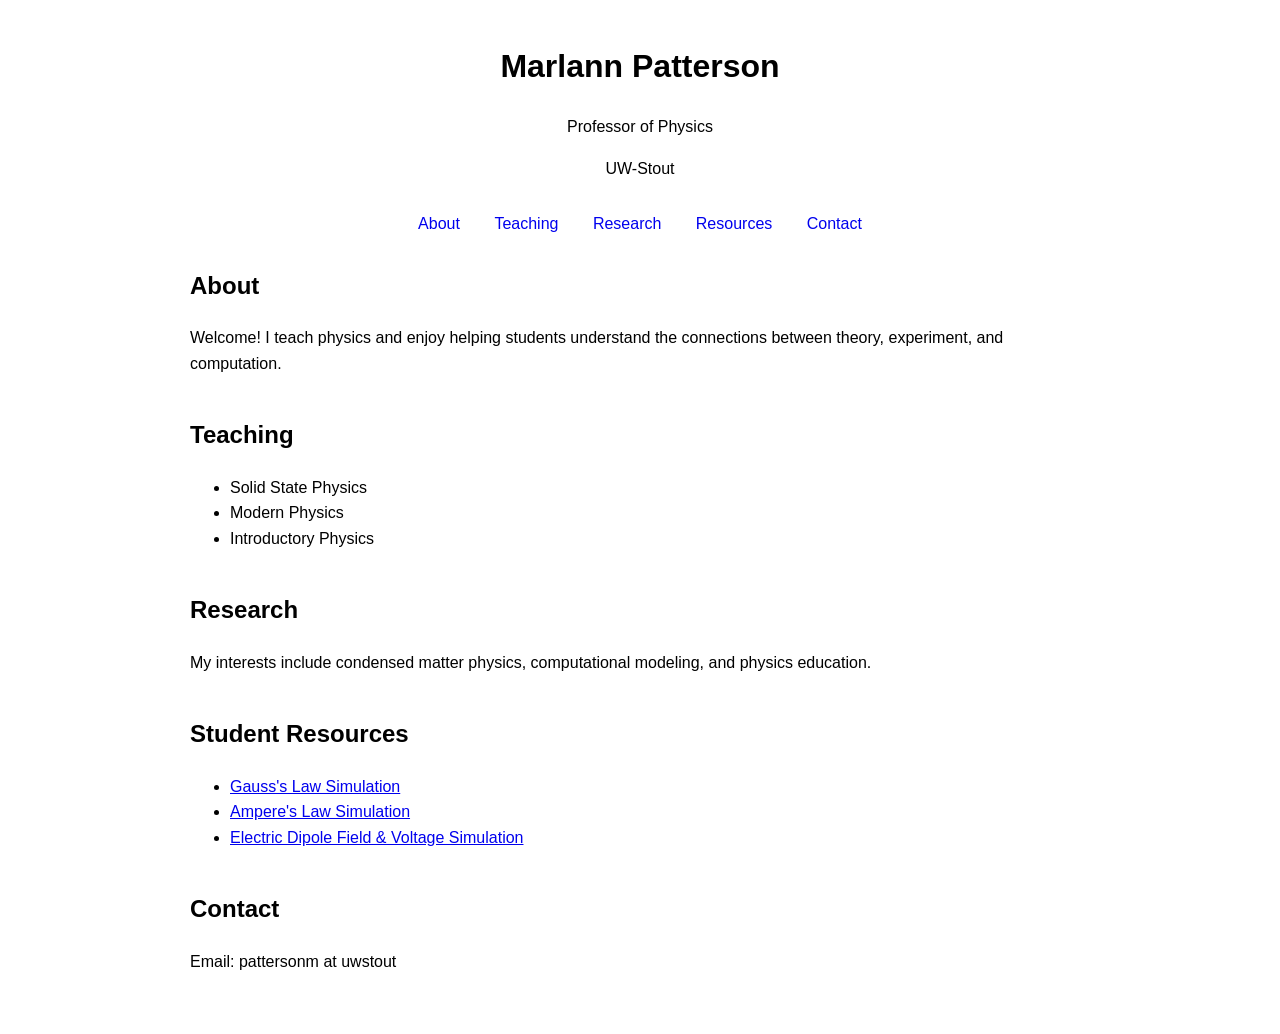
<file: index.html>
<!DOCTYPE html>
<html lang="en">
<head>
    <meta charset="UTF-8">
    <meta name="viewport" content="width=device-width, initial-scale=1.0">
    <title> Patterson | Physics</title>
    <link rel="stylesheet" href="style.css">
</head>
<body>

    <header>
        <h1>Marlann Patterson</h1>
        <p>Professor of Physics</p>
        <p>UW-Stout</p>
    </header>

    <nav>
        <a href="#about">About</a>
        <a href="#teaching">Teaching</a>
        <a href="#research">Research</a>
        <a href="#resources">Resources</a>
        <a href="#contact">Contact</a>
    </nav>

    <main>
        <section id="about">
            <h2>About</h2>
            <p>
                Welcome! I teach physics and enjoy helping students understand
                the connections between theory, experiment, and computation.
            </p>
        </section>

        <section id="teaching">
            <h2>Teaching</h2>
            <ul>
                <li>Solid State Physics</li>
                <li>Modern Physics</li>
                <li>Introductory Physics</li>
            </ul>
        </section>

        <section id="research">
            <h2>Research</h2>
            <p>
                My interests include condensed matter physics, computational
                modeling, and physics education.
            </p>
        </section>

        <section id="resources">
            <h2>Student Resources</h2>
            <ul>
                <!--
                <li>Course notes</li>
                <li>Lab handouts</li>
                <li>VPython simulations</li>
                --!>
                <li><a href="https://marlann.github.io/ubiquitous-spork/gauss-lab.html">Gauss's Law Simulation</a></li>
                <li><a href="https://marlann.github.io/ubiquitous-spork/ampere-lab.html">Ampere's Law Simulation</a></li>
                <li><a href="https://marlann.github.io/ubiquitous-spork/dipole-lab.html">Electric Dipole Field &amp; Voltage Simulation</a></li>
            </ul>
        </section>

        <section id="contact">
            <h2>Contact</h2>
            <p>Email: pattersonm at uwstout</p>
        </section>
    </main>

</body>
</html>
</file>
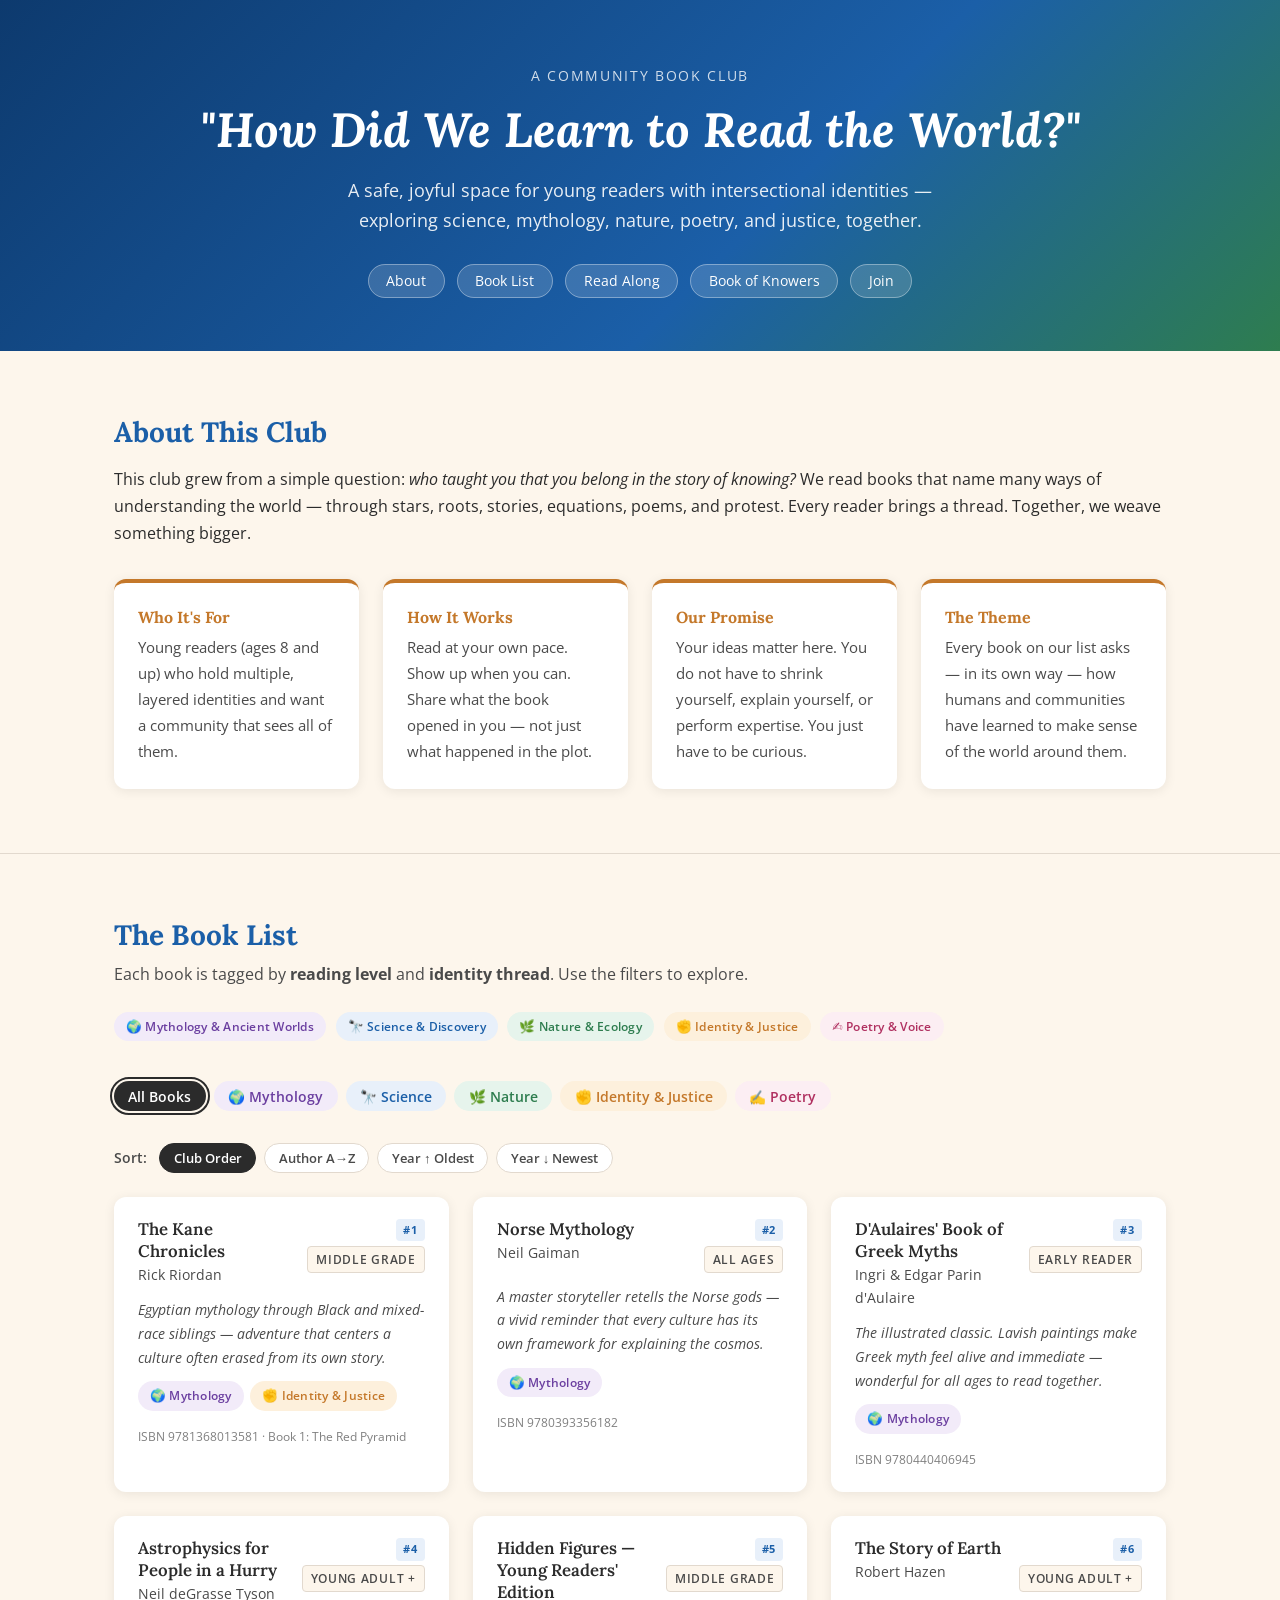
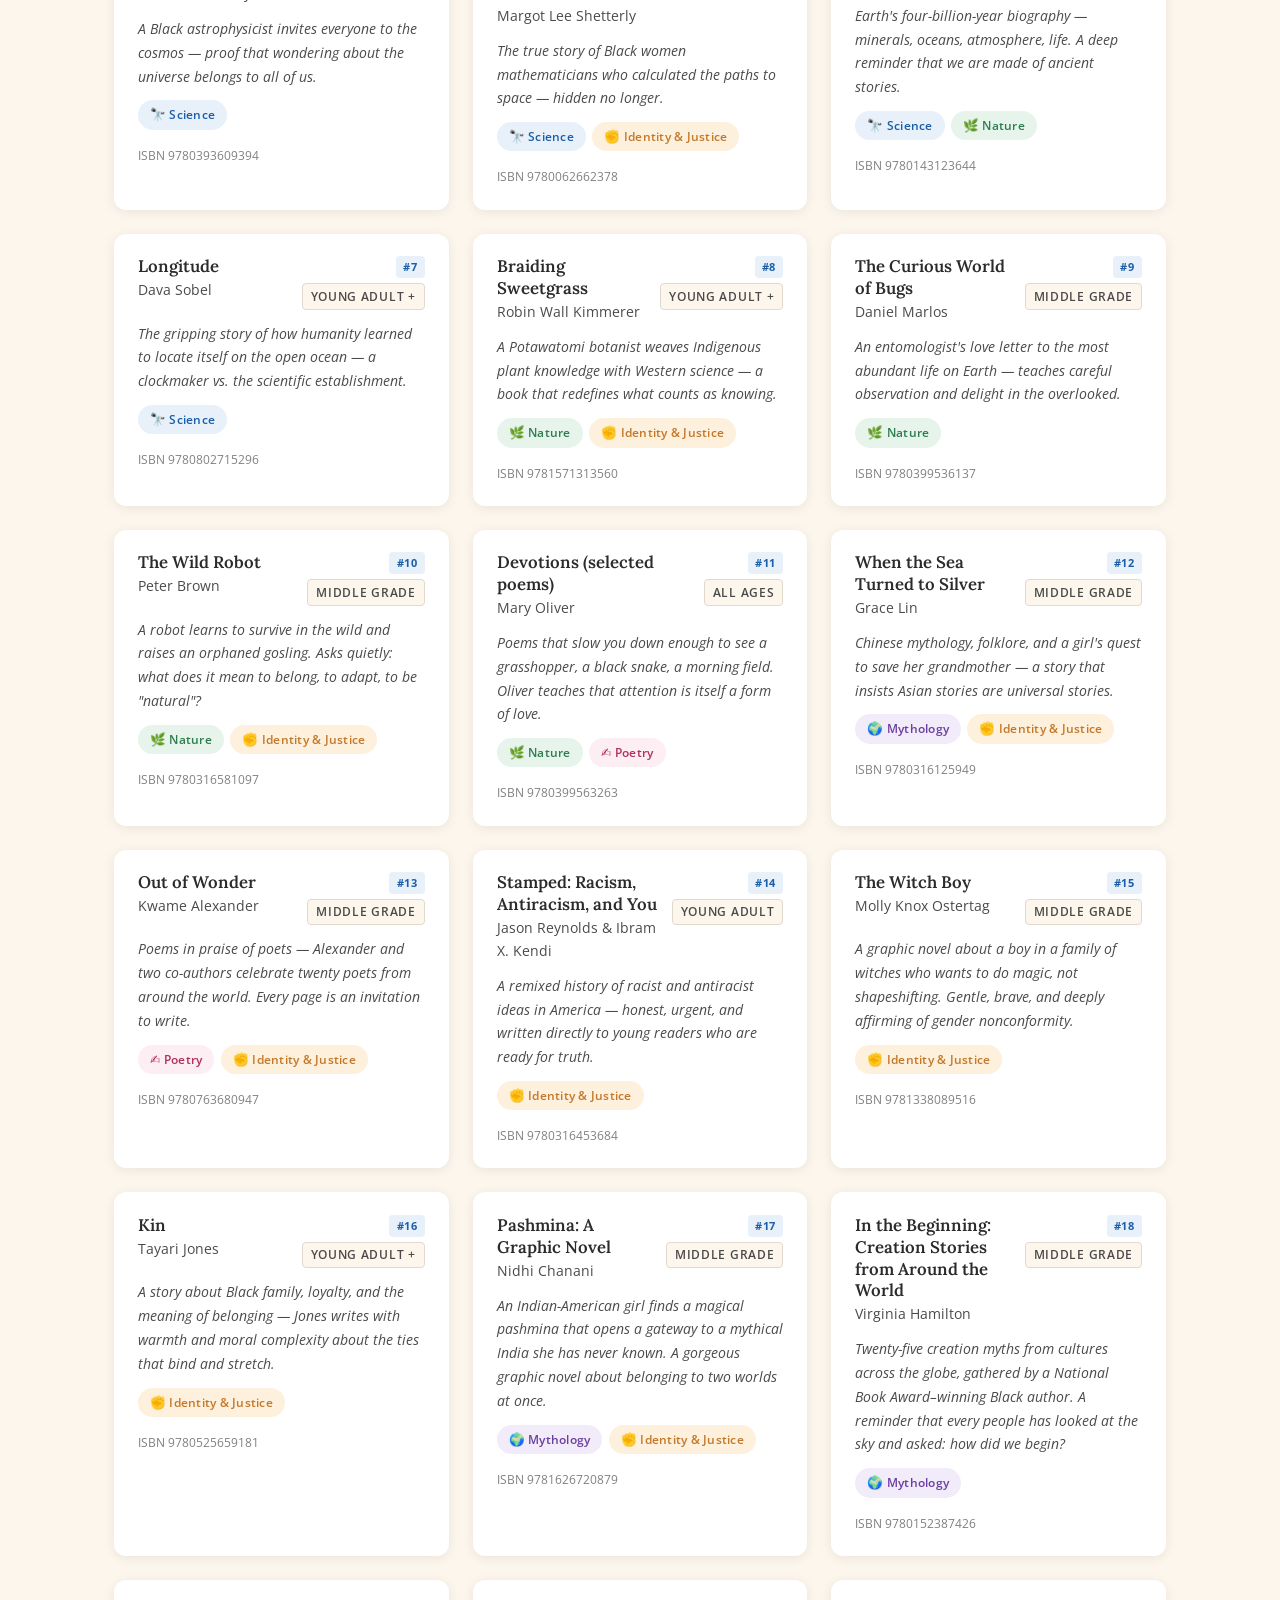
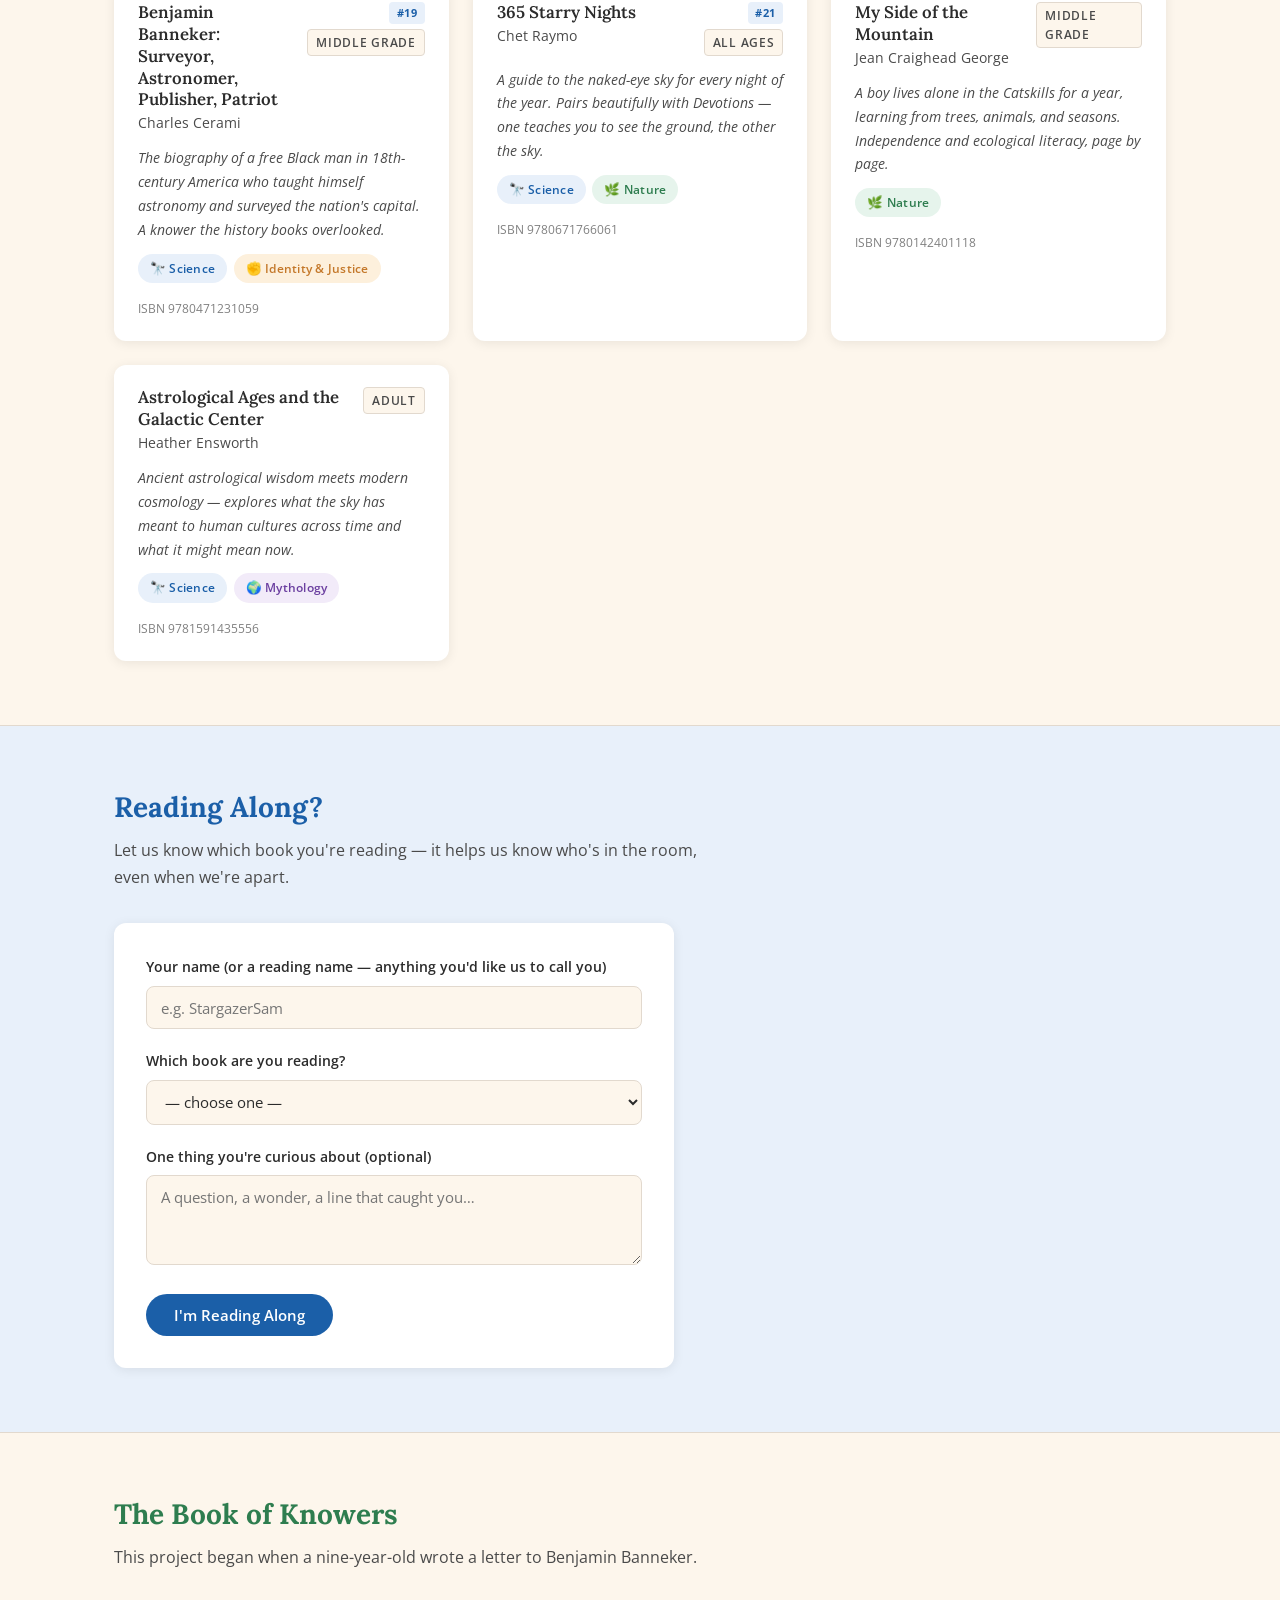
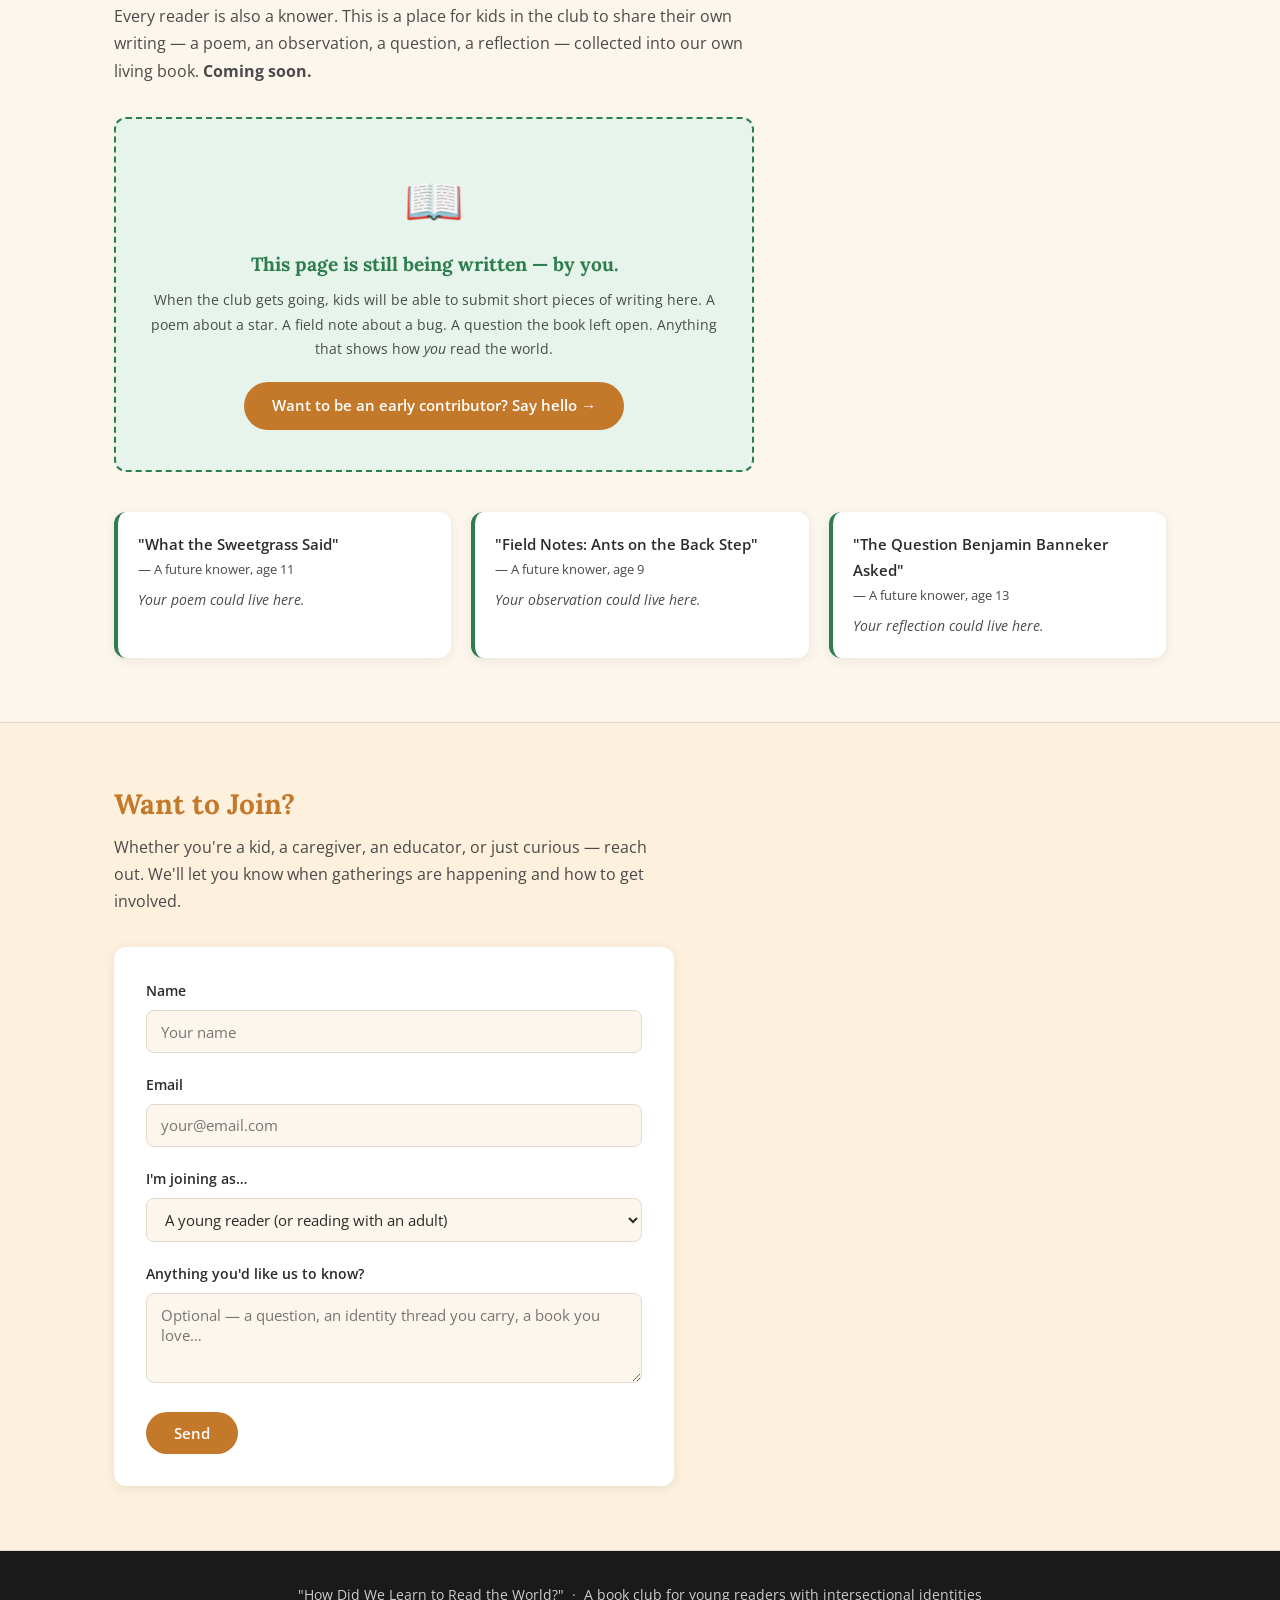
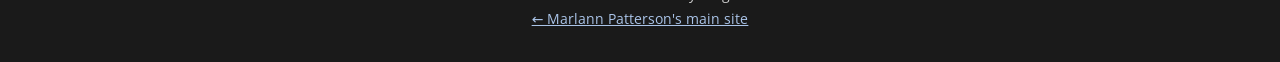
<file: bookclub.html>
<!DOCTYPE html>
<html lang="en">
<head>
  <meta charset="UTF-8">
  <meta name="viewport" content="width=device-width, initial-scale=1.0">
  <title>How Did We Learn to Read the World? — Book Club</title>
  <meta name="description" content="A book club creating safe, joyful community for kids with intersectional identities — exploring science, mythology, nature, poetry, and justice together.">
  <link rel="preconnect" href="https://fonts.googleapis.com">
  <link rel="preconnect" href="https://fonts.gstatic.com" crossorigin>
  <link href="https://fonts.googleapis.com/css2?family=Lora:ital,wght@0,400;0,600;1,400&family=Open+Sans:wght@400;500;600&display=swap" rel="stylesheet">
  <style>
    /* ── Reset & base ─────────────────────────────────── */
    *, *::before, *::after { box-sizing: border-box; margin: 0; padding: 0; }

    :root {
      --cream:    #FDF6EC;
      --ink:      #2B2B2B;
      --ink-soft: #4A4A4A;
      --blue:     #1B5FA8;
      --blue-lt:  #E8F0FA;
      --amber:    #C4782A;
      --amber-lt: #FDF0DC;
      --green:    #2E7D4F;
      --green-lt: #E6F4EC;
      --violet:   #6B3FA0;
      --violet-lt:#F2EBF9;
      --rose:     #B03060;
      --rose-lt:  #FCEEF3;
      --border:   #E2D9CE;
      --shadow:   0 2px 12px rgba(0,0,0,.08);
    }

    html { scroll-behavior: smooth; }

    body {
      font-family: 'Open Sans', system-ui, sans-serif;
      background: var(--cream);
      color: var(--ink);
      line-height: 1.7;
      font-size: 1rem;
    }

    a { color: var(--blue); }
    a:hover { text-decoration: underline; }

    h1, h2, h3, h4 {
      font-family: 'Lora', Georgia, serif;
      line-height: 1.25;
    }

    img { display: block; max-width: 100%; }

    /* ── Skip link ───────────────────────────────────── */
    .skip-link {
      position: absolute; top: -999px; left: 0;
      background: var(--blue); color: #fff;
      padding: .5rem 1rem; z-index: 999;
      font-size: .875rem;
    }
    .skip-link:focus { top: 0; }

    /* ── Layout helpers ──────────────────────────────── */
    .container {
      max-width: 1100px;
      margin: 0 auto;
      padding: 0 1.5rem;
    }

    section { padding: 4rem 0; }
    section:not(:last-child) { border-bottom: 1px solid var(--border); }

    /* ── Header / Hero ───────────────────────────────── */
    header {
      background: linear-gradient(135deg, #0D3A6E 0%, #1B5FA8 60%, #2E7D4F 100%);
      color: #fff;
      padding: 4rem 1.5rem 3.5rem;
      text-align: center;
    }

    .hero-eyebrow {
      font-size: .875rem;
      letter-spacing: .12em;
      text-transform: uppercase;
      opacity: .8;
      margin-bottom: .75rem;
    }

    header h1 {
      font-size: clamp(1.9rem, 5vw, 3rem);
      font-style: italic;
      margin-bottom: 1rem;
    }

    .hero-tagline {
      font-size: 1.1rem;
      opacity: .9;
      max-width: 640px;
      margin: 0 auto 2rem;
    }

    .hero-nav {
      display: flex;
      flex-wrap: wrap;
      justify-content: center;
      gap: .75rem;
      list-style: none;
    }

    .hero-nav a {
      color: #fff;
      background: rgba(255,255,255,.15);
      border: 1px solid rgba(255,255,255,.35);
      border-radius: 2rem;
      padding: .4rem 1.1rem;
      font-size: .9rem;
      font-family: 'Open Sans', sans-serif;
      text-decoration: none;
      transition: background .2s;
    }
    .hero-nav a:hover { background: rgba(255,255,255,.28); }

    /* ── About ───────────────────────────────────────── */
    #about h2 { font-size: 1.75rem; margin-bottom: 1rem; color: var(--blue); }

    .about-grid {
      display: grid;
      grid-template-columns: repeat(auto-fit, minmax(240px, 1fr));
      gap: 1.5rem;
      margin-top: 2rem;
    }

    .about-card {
      background: #fff;
      border-radius: .75rem;
      padding: 1.5rem;
      box-shadow: var(--shadow);
      border-top: 4px solid var(--amber);
    }

    .about-card h3 {
      font-size: 1rem;
      margin-bottom: .5rem;
      color: var(--amber);
    }

    .about-card p { font-size: .95rem; color: var(--ink-soft); }

    /* ── Thread legend ───────────────────────────────── */
    .legend {
      display: flex;
      flex-wrap: wrap;
      gap: .6rem;
      margin: 1.5rem 0 2.5rem;
    }

    .tag {
      display: inline-flex;
      align-items: center;
      gap: .3rem;
      border-radius: 2rem;
      padding: .25rem .75rem;
      font-size: .78rem;
      font-weight: 600;
      letter-spacing: .02em;
      white-space: nowrap;
    }

    .tag-myth    { background: var(--violet-lt); color: var(--violet); }
    .tag-science { background: var(--blue-lt);   color: var(--blue); }
    .tag-nature  { background: var(--green-lt);  color: var(--green); }
    .tag-justice { background: var(--amber-lt);  color: var(--amber); }
    .tag-poetry  { background: var(--rose-lt);   color: var(--rose); }

    .level-badge {
      display: inline-block;
      font-size: .72rem;
      font-weight: 600;
      letter-spacing: .06em;
      text-transform: uppercase;
      background: var(--cream);
      border: 1px solid var(--border);
      border-radius: .25rem;
      padding: .15rem .5rem;
      color: var(--ink-soft);
    }

    /* ── Book grid ───────────────────────────────────── */
    #books h2 { font-size: 1.75rem; margin-bottom: .5rem; color: var(--blue); }
    #books > .container > p { color: var(--ink-soft); margin-bottom: 1.5rem; }

    .filter-bar {
      display: flex;
      flex-wrap: wrap;
      gap: .5rem;
      margin-bottom: 2rem;
    }

    .filter-btn {
      border: none;
      border-radius: 2rem;
      padding: .35rem .9rem;
      font-size: .85rem;
      font-family: 'Open Sans', sans-serif;
      cursor: pointer;
      transition: opacity .15s, transform .1s;
      font-weight: 600;
    }
    .filter-btn:hover { opacity: .8; }
    .filter-btn.active { outline: 2px solid var(--ink); outline-offset: 2px; }
    .filter-btn-all    { background: var(--ink); color: #fff; }
    .filter-btn-myth   { background: var(--violet-lt); color: var(--violet); }
    .filter-btn-science{ background: var(--blue-lt);   color: var(--blue); }
    .filter-btn-nature { background: var(--green-lt);  color: var(--green); }
    .filter-btn-justice{ background: var(--amber-lt);  color: var(--amber); }
    .filter-btn-poetry { background: var(--rose-lt);   color: var(--rose); }

    .book-grid {
      display: grid;
      grid-template-columns: repeat(auto-fill, minmax(300px, 1fr));
      gap: 1.5rem;
    }

    .book-card {
      background: #fff;
      border-radius: .75rem;
      padding: 1.4rem 1.5rem;
      box-shadow: var(--shadow);
      display: flex;
      flex-direction: column;
      gap: .75rem;
      transition: transform .15s, box-shadow .15s;
    }
    .book-card:hover { transform: translateY(-2px); box-shadow: 0 6px 20px rgba(0,0,0,.1); }
    .book-card[hidden] { display: none; }

    .book-header {
      display: flex;
      justify-content: space-between;
      align-items: flex-start;
      gap: .5rem;
    }

    .book-title {
      font-family: 'Lora', serif;
      font-size: 1.05rem;
      font-weight: 600;
      color: var(--ink);
      line-height: 1.3;
    }

    .book-author {
      font-size: .85rem;
      color: var(--ink-soft);
    }

    .book-note {
      font-size: .875rem;
      color: var(--ink-soft);
      font-style: italic;
    }

    .book-tags {
      display: flex;
      flex-wrap: wrap;
      gap: .4rem;
      align-items: center;
    }

    /* ── Reading Along ───────────────────────────────── */
    #reading-along { background: var(--blue-lt); }
    #reading-along h2 { font-size: 1.75rem; color: var(--blue); margin-bottom: .75rem; }
    #reading-along > .container > p { color: var(--ink-soft); margin-bottom: 2rem; max-width: 600px; }

    .form-card {
      background: #fff;
      border-radius: .75rem;
      padding: 2rem;
      box-shadow: var(--shadow);
      max-width: 560px;
    }

    .form-group { margin-bottom: 1.25rem; }

    label {
      display: block;
      font-size: .9rem;
      font-weight: 600;
      margin-bottom: .4rem;
      color: var(--ink);
    }

    input[type="text"],
    input[type="email"],
    select,
    textarea {
      width: 100%;
      padding: .65rem .9rem;
      border: 1.5px solid var(--border);
      border-radius: .5rem;
      font-family: 'Open Sans', sans-serif;
      font-size: .95rem;
      color: var(--ink);
      background: var(--cream);
      transition: border-color .15s;
    }
    input:focus, select:focus, textarea:focus {
      outline: none;
      border-color: var(--blue);
      background: #fff;
    }

    textarea { resize: vertical; min-height: 90px; }

    .btn {
      display: inline-block;
      padding: .7rem 1.75rem;
      border: none;
      border-radius: 2rem;
      font-family: 'Open Sans', sans-serif;
      font-size: .95rem;
      font-weight: 600;
      cursor: pointer;
      transition: background .2s, transform .1s;
      text-decoration: none;
    }
    .btn:hover { transform: translateY(-1px); }
    .btn-primary { background: var(--blue); color: #fff; }
    .btn-primary:hover { background: #174f8e; }
    .btn-amber { background: var(--amber); color: #fff; }
    .btn-amber:hover { background: #a86522; }

    /* ── Book of Knowers ─────────────────────────────── */
    #knowers h2 { font-size: 1.75rem; color: var(--green); margin-bottom: .75rem; }

    .knowers-intro {
      max-width: 640px;
      color: var(--ink-soft);
      margin-bottom: 2rem;
    }

    .knowers-placeholder {
      background: var(--green-lt);
      border: 2px dashed var(--green);
      border-radius: .75rem;
      padding: 2.5rem 2rem;
      text-align: center;
      max-width: 640px;
    }

    .knowers-placeholder .big-icon { font-size: 3rem; margin-bottom: .75rem; }
    .knowers-placeholder h3 { font-size: 1.2rem; color: var(--green); margin-bottom: .75rem; }
    .knowers-placeholder p { font-size: .9rem; color: var(--ink-soft); margin-bottom: 1.25rem; }

    .knowers-submissions {
      margin-top: 2.5rem;
      display: grid;
      grid-template-columns: repeat(auto-fill, minmax(260px, 1fr));
      gap: 1.25rem;
    }

    .submission-card {
      background: #fff;
      border-radius: .75rem;
      padding: 1.25rem;
      box-shadow: var(--shadow);
      border-left: 4px solid var(--green);
    }

    .submission-card .s-title { font-weight: 600; font-size: .95rem; }
    .submission-card .s-author { font-size: .82rem; color: var(--ink-soft); margin-bottom: .5rem; }
    .submission-card .s-excerpt { font-size: .88rem; color: var(--ink-soft); font-style: italic; }

    /* ── Contact ─────────────────────────────────────── */
    #contact { background: var(--amber-lt); }
    #contact h2 { font-size: 1.75rem; color: var(--amber); margin-bottom: .75rem; }
    #contact > .container > p { color: var(--ink-soft); margin-bottom: 2rem; max-width: 560px; }

    /* ── Success message ─────────────────────────────── */
    .form-success {
      display: none;
      background: var(--green-lt);
      border: 1px solid var(--green);
      border-radius: .5rem;
      padding: 1rem 1.25rem;
      color: var(--green);
      font-weight: 600;
      margin-top: 1rem;
    }

    /* ── Footer ──────────────────────────────────────── */
    footer {
      background: #1a1a1a;
      color: #ccc;
      text-align: center;
      padding: 2rem 1.5rem;
      font-size: .875rem;
    }
    footer a { color: #aac4e8; }

    .book-isbn {
      font-size: .73rem;
      color: var(--ink-soft);
      opacity: .7;
      padding-top: .25rem;
      font-family: 'Open Sans', sans-serif;
    }
    /* ── Sort bar ────────────────────────────────────── */
    .sort-bar {
      display: flex;
      align-items: center;
      flex-wrap: wrap;
      gap: .5rem;
      margin-bottom: 1.5rem;
    }

    .sort-label {
      font-size: .85rem;
      font-weight: 600;
      color: var(--ink-soft);
      margin-right: .25rem;
    }

    .sort-btn {
      border: 1.5px solid var(--border);
      border-radius: 2rem;
      padding: .3rem .85rem;
      font-size: .82rem;
      font-family: 'Open Sans', sans-serif;
      cursor: pointer;
      background: #fff;
      color: var(--ink-soft);
      font-weight: 600;
      transition: background .15s, color .15s, border-color .15s;
    }
    .sort-btn:hover { border-color: var(--ink); color: var(--ink); }
    .sort-btn.active {
      background: var(--ink);
      color: #fff;
      border-color: var(--ink);
    }

    /* ── Order badge ─────────────────────────────────── */
    .order-badge {
      display: inline-block;
      font-size: .68rem;
      font-weight: 700;
      letter-spacing: .06em;
      background: var(--blue-lt);
      color: var(--blue);
      border-radius: .25rem;
      padding: .12rem .45rem;
      white-space: nowrap;
    }

    .badge-stack {
      display: flex;
      flex-direction: column;
      align-items: flex-end;
      gap: .3rem;
      flex-shrink: 0;
    }

    /* ── Responsive ──────────────────────────────────── */
    @media (max-width: 600px) {
      section { padding: 2.5rem 0; }
      .book-grid { grid-template-columns: 1fr; }
    }
  </style>
</head>
<body>

<a href="#books" class="skip-link">Skip to book list</a>

<!-- ── HERO ───────────────────────────────────────────── -->
<header>
  <p class="hero-eyebrow">A Community Book Club</p>
  <h1>"How Did We Learn to Read the World?"</h1>
  <p class="hero-tagline">
    A safe, joyful space for young readers with intersectional identities —
    exploring science, mythology, nature, poetry, and justice, together.
  </p>
  <nav aria-label="Page sections">
    <ul class="hero-nav">
      <li><a href="#about">About</a></li>
      <li><a href="#books">Book List</a></li>
      <li><a href="#reading-along">Read Along</a></li>
      <li><a href="#knowers">Book of Knowers</a></li>
      <li><a href="#contact">Join</a></li>
    </ul>
  </nav>
</header>

<!-- ── ABOUT ──────────────────────────────────────────── -->
<section id="about">
  <div class="container">
    <h2>About This Club</h2>
    <p>
      This club grew from a simple question: <em>who taught you that you belong in the story of knowing?</em>
      We read books that name many ways of understanding the world — through stars, roots, stories, equations,
      poems, and protest. Every reader brings a thread. Together, we weave something bigger.
    </p>
    <div class="about-grid">
      <div class="about-card">
        <h3>Who It's For</h3>
        <p>Young readers (ages 8 and up) who hold multiple, layered identities and want a community that sees all of them.</p>
      </div>
      <div class="about-card">
        <h3>How It Works</h3>
        <p>Read at your own pace. Show up when you can. Share what the book opened in you — not just what happened in the plot.</p>
      </div>
      <div class="about-card">
        <h3>Our Promise</h3>
        <p>Your ideas matter here. You do not have to shrink yourself, explain yourself, or perform expertise. You just have to be curious.</p>
      </div>
      <div class="about-card">
        <h3>The Theme</h3>
        <p>Every book on our list asks — in its own way — how humans and communities have learned to make sense of the world around them.</p>
      </div>
    </div>
  </div>
</section>

<!-- ── BOOKS ──────────────────────────────────────────── -->
<section id="books">
  <div class="container">
    <h2>The Book List</h2>
    <p>Each book is tagged by <strong>reading level</strong> and <strong>identity thread</strong>. Use the filters to explore.</p>

    <div class="legend" aria-label="Thread color legend">
      <span class="tag tag-myth">🌍 Mythology &amp; Ancient Worlds</span>
      <span class="tag tag-science">🔭 Science &amp; Discovery</span>
      <span class="tag tag-nature">🌿 Nature &amp; Ecology</span>
      <span class="tag tag-justice">✊ Identity &amp; Justice</span>
      <span class="tag tag-poetry">✍️ Poetry &amp; Voice</span>
    </div>

    <div class="filter-bar" role="group" aria-label="Filter by thread">
      <button class="filter-btn filter-btn-all active"    data-filter="all"    onclick="filterBooks('all',    this)">All Books</button>
      <button class="filter-btn filter-btn-myth"          data-filter="myth"   onclick="filterBooks('myth',   this)">🌍 Mythology</button>
      <button class="filter-btn filter-btn-science"       data-filter="science"onclick="filterBooks('science',this)">🔭 Science</button>
      <button class="filter-btn filter-btn-nature"        data-filter="nature" onclick="filterBooks('nature', this)">🌿 Nature</button>
      <button class="filter-btn filter-btn-justice"       data-filter="justice"onclick="filterBooks('justice',this)">✊ Identity &amp; Justice</button>
      <button class="filter-btn filter-btn-poetry"        data-filter="poetry" onclick="filterBooks('poetry', this)">✍️ Poetry</button>
    </div>

    <div class="sort-bar" role="group" aria-label="Sort books">
      <span class="sort-label">Sort:</span>
      <button class="sort-btn active" onclick="sortBooks('order', this)">Club Order</button>
      <button class="sort-btn" onclick="sortBooks('author', this)">Author A→Z</button>
      <button class="sort-btn" onclick="sortBooks('year-asc', this)">Year ↑ Oldest</button>
      <button class="sort-btn" onclick="sortBooks('year-desc', this)">Year ↓ Newest</button>
    </div>

    <div class="book-grid" id="bookGrid">

      <article class="book-card" data-threads="myth justice" data-order="1" data-year="2010" data-author-last="Riordan">
        <div class="book-header">
          <div>
            <div class="book-title">The Kane Chronicles</div>
            <div class="book-author">Rick Riordan</div>
          </div>
          <span class="level-badge">Middle Grade</span>
        </div>
        <p class="book-note">Egyptian mythology through Black and mixed-race siblings — adventure that centers a culture often erased from its own story.</p>
        <div class="book-tags">
          <span class="tag tag-myth">🌍 Mythology</span>
          <span class="tag tag-justice">✊ Identity &amp; Justice</span>
        </div>
      
        <div class="book-isbn">ISBN 9781368013581 · Book 1: The Red Pyramid</div>
      </article>

      <article class="book-card" data-threads="myth" data-order="2" data-year="2017" data-author-last="Gaiman">
        <div class="book-header">
          <div>
            <div class="book-title">Norse Mythology</div>
            <div class="book-author">Neil Gaiman</div>
          </div>
          <span class="level-badge">All Ages</span>
        </div>
        <p class="book-note">A master storyteller retells the Norse gods — a vivid reminder that every culture has its own framework for explaining the cosmos.</p>
        <div class="book-tags">
          <span class="tag tag-myth">🌍 Mythology</span>
        </div>
      
        <div class="book-isbn">ISBN 9780393356182</div>
      </article>

      <article class="book-card" data-threads="myth" data-order="18" data-year="1988" data-author-last="Hamilton">
        <div class="book-header">
          <div>
            <div class="book-title">In the Beginning: Creation Stories from Around the World</div>
            <div class="book-author">Virginia Hamilton</div>
          </div>
          <span class="level-badge">Middle Grade</span>
        </div>
        <p class="book-note">Twenty-five creation myths from cultures across the globe, gathered by a National Book Award–winning Black author. A reminder that every people has looked at the sky and asked: how did we begin?</p>
        <div class="book-tags">
          <span class="tag tag-myth">🌍 Mythology</span>
        </div>
      
        <div class="book-isbn">ISBN 9780152387426</div>
      </article>

      <article class="book-card" data-threads="myth" data-order="3" data-year="1962" data-author-last="D'Aulaire">
        <div class="book-header">
          <div>
            <div class="book-title">D'Aulaires' Book of Greek Myths</div>
            <div class="book-author">Ingri &amp; Edgar Parin d'Aulaire</div>
          </div>
          <span class="level-badge">Early Reader</span>
        </div>
        <p class="book-note">The illustrated classic. Lavish paintings make Greek myth feel alive and immediate — wonderful for all ages to read together.</p>
        <div class="book-tags">
          <span class="tag tag-myth">🌍 Mythology</span>
        </div>
      
        <div class="book-isbn">ISBN 9780440406945</div>
      </article>

      <article class="book-card" data-threads="science" data-order="4" data-year="2017" data-author-last="Tyson">
        <div class="book-header">
          <div>
            <div class="book-title">Astrophysics for People in a Hurry</div>
            <div class="book-author">Neil deGrasse Tyson</div>
          </div>
          <span class="level-badge">Young Adult +</span>
        </div>
        <p class="book-note">A Black astrophysicist invites everyone to the cosmos — proof that wondering about the universe belongs to all of us.</p>
        <div class="book-tags">
          <span class="tag tag-science">🔭 Science</span>
        </div>
      
        <div class="book-isbn">ISBN 9780393609394</div>
      </article>

      <article class="book-card" data-threads="science justice" data-order="5" data-year="2016" data-author-last="Shetterly">
        <div class="book-header">
          <div>
            <div class="book-title">Hidden Figures — Young Readers' Edition</div>
            <div class="book-author">Margot Lee Shetterly</div>
          </div>
          <span class="level-badge">Middle Grade</span>
        </div>
        <p class="book-note">The true story of Black women mathematicians who calculated the paths to space — hidden no longer.</p>
        <div class="book-tags">
          <span class="tag tag-science">🔭 Science</span>
          <span class="tag tag-justice">✊ Identity &amp; Justice</span>
        </div>
        <div class="book-isbn">ISBN 9780062662378</div>
      </article>

      <article class="book-card" data-threads="science nature" data-order="6" data-year="2012" data-author-last="Hazen">
        <div class="book-header">
          <div>
            <div class="book-title">The Story of Earth</div>
            <div class="book-author">Robert Hazen</div>
          </div>
          <span class="level-badge">Young Adult +</span>
        </div>
        <p class="book-note">Earth's four-billion-year biography — minerals, oceans, atmosphere, life. A deep reminder that we are made of ancient stories.</p>
        <div class="book-tags">
          <span class="tag tag-science">🔭 Science</span>
          <span class="tag tag-nature">🌿 Nature</span>
        </div>
      
        <div class="book-isbn">ISBN 9780143123644</div>
      </article>

      <article class="book-card" data-threads="science" data-order="7" data-year="1995" data-author-last="Sobel">
        <div class="book-header">
          <div>
            <div class="book-title">Longitude</div>
            <div class="book-author">Dava Sobel</div>
          </div>
          <span class="level-badge">Young Adult +</span>
        </div>
        <p class="book-note">The gripping story of how humanity learned to locate itself on the open ocean — a clockmaker vs. the scientific establishment.</p>
        <div class="book-tags">
          <span class="tag tag-science">🔭 Science</span>
        </div>
      
        <div class="book-isbn">ISBN 9780802715296</div>
      </article>

      <article class="book-card" data-threads="nature justice" data-order="8" data-year="2013" data-author-last="Kimmerer">
        <div class="book-header">
          <div>
            <div class="book-title">Braiding Sweetgrass</div>
            <div class="book-author">Robin Wall Kimmerer</div>
          </div>
          <span class="level-badge">Young Adult +</span>
        </div>
        <p class="book-note">A Potawatomi botanist weaves Indigenous plant knowledge with Western science — a book that redefines what counts as knowing.</p>
        <div class="book-tags">
          <span class="tag tag-nature">🌿 Nature</span>
          <span class="tag tag-justice">✊ Identity &amp; Justice</span>
        </div>
      
        <div class="book-isbn">ISBN 9781571313560</div>
      </article>

      <article class="book-card" data-threads="nature" data-order="9" data-year="2010" data-author-last="Marlos">
        <div class="book-header">
          <div>
            <div class="book-title">The Curious World of Bugs</div>
            <div class="book-author">Daniel Marlos</div>
          </div>
          <span class="level-badge">Middle Grade</span>
        </div>
        <p class="book-note">An entomologist's love letter to the most abundant life on Earth — teaches careful observation and delight in the overlooked.</p>
        <div class="book-tags">
          <span class="tag tag-nature">🌿 Nature</span>
        </div>
        <div class="book-isbn">ISBN 9780399536137</div>
      </article>

      <article class="book-card" data-threads="nature" data-order="" data-year="1959" data-author-last="George">
        <div class="book-header">
          <div>
            <div class="book-title">My Side of the Mountain</div>
            <div class="book-author">Jean Craighead George</div>
          </div>
          <span class="level-badge">Middle Grade</span>
        </div>
        <p class="book-note">A boy lives alone in the Catskills for a year, learning from trees, animals, and seasons. Independence and ecological literacy, page by page.</p>
        <div class="book-tags">
          <span class="tag tag-nature">🌿 Nature</span>
        </div>
      
        <div class="book-isbn">ISBN 9780142401118</div>
      </article>

      <article class="book-card" data-threads="nature justice" data-order="10" data-year="2016" data-author-last="Brown">
        <div class="book-header">
          <div>
            <div class="book-title">The Wild Robot</div>
            <div class="book-author">Peter Brown</div>
          </div>
          <span class="level-badge">Middle Grade</span>
        </div>
        <p class="book-note">A robot learns to survive in the wild and raises an orphaned gosling. Asks quietly: what does it mean to belong, to adapt, to be "natural"?</p>
        <div class="book-tags">
          <span class="tag tag-nature">🌿 Nature</span>
          <span class="tag tag-justice">✊ Identity &amp; Justice</span>
        </div>
      
        <div class="book-isbn">ISBN 9780316581097</div>
      </article>

      <article class="book-card" data-threads="nature poetry" data-order="11" data-year="2017" data-author-last="Oliver">
        <div class="book-header">
          <div>
            <div class="book-title">Devotions (selected poems)</div>
            <div class="book-author">Mary Oliver</div>
          </div>
          <span class="level-badge">All Ages</span>
        </div>
        <p class="book-note">Poems that slow you down enough to see a grasshopper, a black snake, a morning field. Oliver teaches that attention is itself a form of love.</p>
        <div class="book-tags">
          <span class="tag tag-nature">🌿 Nature</span>
          <span class="tag tag-poetry">✍️ Poetry</span>
        </div>
      
        <div class="book-isbn">ISBN 9780399563263</div>
      </article>

      <article class="book-card" data-threads="myth justice" data-order="12" data-year="2016" data-author-last="Lin">
        <div class="book-header">
          <div>
            <div class="book-title">When the Sea Turned to Silver</div>
            <div class="book-author">Grace Lin</div>
          </div>
          <span class="level-badge">Middle Grade</span>
        </div>
        <p class="book-note">Chinese mythology, folklore, and a girl's quest to save her grandmother — a story that insists Asian stories are universal stories.</p>
        <div class="book-tags">
          <span class="tag tag-myth">🌍 Mythology</span>
          <span class="tag tag-justice">✊ Identity &amp; Justice</span>
        </div>
      
        <div class="book-isbn">ISBN 9780316125949</div>
      </article>

      <article class="book-card" data-threads="poetry justice" data-order="13" data-year="2017" data-author-last="Alexander">
        <div class="book-header">
          <div>
            <div class="book-title">Out of Wonder</div>
            <div class="book-author">Kwame Alexander</div>
          </div>
          <span class="level-badge">Middle Grade</span>
        </div>
        <p class="book-note">Poems in praise of poets — Alexander and two co-authors celebrate twenty poets from around the world. Every page is an invitation to write.</p>
        <div class="book-tags">
          <span class="tag tag-poetry">✍️ Poetry</span>
          <span class="tag tag-justice">✊ Identity &amp; Justice</span>
        </div>
      
        <div class="book-isbn">ISBN 9780763680947</div>
      </article>

      <article class="book-card" data-threads="justice" data-order="14" data-year="2020" data-author-last="Reynolds">
        <div class="book-header">
          <div>
            <div class="book-title">Stamped: Racism, Antiracism, and You</div>
            <div class="book-author">Jason Reynolds &amp; Ibram X. Kendi</div>
          </div>
          <span class="level-badge">Young Adult</span>
        </div>
        <p class="book-note">A remixed history of racist and antiracist ideas in America — honest, urgent, and written directly to young readers who are ready for truth.</p>
        <div class="book-tags">
          <span class="tag tag-justice">✊ Identity &amp; Justice</span>
        </div>
      
        <div class="book-isbn">ISBN 9780316453684</div>
      </article>

      <article class="book-card" data-threads="justice" data-order="15" data-year="2017" data-author-last="Ostertag">
        <div class="book-header">
          <div>
            <div class="book-title">The Witch Boy</div>
            <div class="book-author">Molly Knox Ostertag</div>
          </div>
          <span class="level-badge">Middle Grade</span>
        </div>
        <p class="book-note">A graphic novel about a boy in a family of witches who wants to do magic, not shapeshifting. Gentle, brave, and deeply affirming of gender nonconformity.</p>
        <div class="book-tags">
          <span class="tag tag-justice">✊ Identity &amp; Justice</span>
        </div>
      
        <div class="book-isbn">ISBN 9781338089516</div>
      </article>

      <article class="book-card" data-threads="myth justice" data-order="17" data-year="2017" data-author-last="Chanani">
        <div class="book-header">
          <div>
            <div class="book-title">Pashmina: A Graphic Novel</div>
            <div class="book-author">Nidhi Chanani</div>
          </div>
          <span class="level-badge">Middle Grade</span>
        </div>
        <p class="book-note">An Indian-American girl finds a magical pashmina that opens a gateway to a mythical India she has never known. A gorgeous graphic novel about belonging to two worlds at once.</p>
        <div class="book-tags">
          <span class="tag tag-myth">🌍 Mythology</span>
          <span class="tag tag-justice">✊ Identity &amp; Justice</span>
        </div>
      
        <div class="book-isbn">ISBN 9781626720879</div>
      </article>

      <article class="book-card" data-threads="justice" data-order="16" data-year="2024" data-author-last="Jones">
        <div class="book-header">
          <div>
            <div class="book-title">Kin</div>
            <div class="book-author">Tayari Jones</div>
          </div>
          <span class="level-badge">Young Adult +</span>
        </div>
        <p class="book-note">A story about Black family, loyalty, and the meaning of belonging — Jones writes with warmth and moral complexity about the ties that bind and stretch.</p>
        <div class="book-tags">
          <span class="tag tag-justice">✊ Identity &amp; Justice</span>
        </div>
      
        <div class="book-isbn">ISBN 9780525659181</div>
      </article>

      <article class="book-card" data-threads="science justice" data-order="19" data-year="2002" data-author-last="Cerami">
        <div class="book-header">
          <div>
            <div class="book-title">Benjamin Banneker: Surveyor, Astronomer, Publisher, Patriot</div>
            <div class="book-author">Charles Cerami</div>
          </div>
          <span class="level-badge">Middle Grade</span>
        </div>
        <p class="book-note">The biography of a free Black man in 18th-century America who taught himself astronomy and surveyed the nation's capital. A knower the history books overlooked.</p>
        <div class="book-tags">
          <span class="tag tag-science">🔭 Science</span>
          <span class="tag tag-justice">✊ Identity &amp; Justice</span>
        </div>
        <div class="book-isbn">ISBN 9780471231059</div>
      </article>

      <article class="book-card" data-threads="science myth" data-order="" data-year="2024" data-author-last="Ensworth">
        <div class="book-header">
          <div>
            <div class="book-title">Astrological Ages and the Galactic Center</div>
            <div class="book-author">Heather Ensworth</div>
          </div>
          <span class="level-badge">Adult</span>
        </div>
        <p class="book-note">Ancient astrological wisdom meets modern cosmology — explores what the sky has meant to human cultures across time and what it might mean now.</p>
        <div class="book-tags">
          <span class="tag tag-science">🔭 Science</span>
          <span class="tag tag-myth">🌍 Mythology</span>
        </div>
      
        <div class="book-isbn">ISBN 9781591435556</div>
      </article>

      <article class="book-card" data-threads="science nature" data-order="21" data-year="1982" data-author-last="Raymo">
        <div class="book-header">
          <div>
            <div class="book-title">365 Starry Nights</div>
            <div class="book-author">Chet Raymo</div>
          </div>
          <span class="level-badge">All Ages</span>
        </div>
        <p class="book-note">A guide to the naked-eye sky for every night of the year. Pairs beautifully with <em>Devotions</em> — one teaches you to see the ground, the other the sky.</p>
        <div class="book-tags">
          <span class="tag tag-science">🔭 Science</span>
          <span class="tag tag-nature">🌿 Nature</span>
        </div>
      
        <div class="book-isbn">ISBN 9780671766061</div>
      </article>

    </div><!-- /book-grid -->
  </div>
</section>

<!-- ── READING ALONG ───────────────────────────────────── -->
<section id="reading-along">
  <div class="container">
    <h2>Reading Along?</h2>
    <p>Let us know which book you're reading — it helps us know who's in the room, even when we're apart.</p>
    <div class="form-card">
      <!-- Replace ACTION with your Formspree endpoint, e.g. https://formspree.io/f/XXXXXXXX -->
      <form action="https://formspree.io/f/REPLACE_WITH_YOUR_ID" method="POST" onsubmit="showSuccess(this)">
        <input type="hidden" name="_subject" value="Reading Along Signup">
        <div class="form-group">
          <label for="ra-name">Your name (or a reading name — anything you'd like us to call you)</label>
          <input type="text" id="ra-name" name="name" placeholder="e.g. StargazerSam" required>
        </div>
        <div class="form-group">
          <label for="ra-book">Which book are you reading?</label>
          <select id="ra-book" name="book" required>
            <option value="">— choose one —</option>
            <option>The Kane Chronicles (Riordan)</option>
            <option>Norse Mythology (Gaiman)</option>
            <option>In the Beginning: Creation Stories from Around the World (Hamilton)</option>
            <option>D'Aulaires' Book of Greek Myths</option>
            <option>Astrophysics for People in a Hurry (Tyson)</option>
            <option>Hidden Figures — Young Readers' Edition (Shetterly)</option>
            <option>The Story of Earth (Hazen)</option>
            <option>Longitude (Sobel)</option>
            <option>Braiding Sweetgrass (Kimmerer)</option>
            <option>The Curious World of Bugs (Marlos)</option>
            <option>My Side of the Mountain (George)</option>
            <option>The Wild Robot (Brown)</option>
            <option>Devotions — Mary Oliver</option>
            <option>When the Sea Turned to Silver (Grace Lin)</option>
            <option>Out of Wonder (Kwame Alexander)</option>
            <option>Stamped: Racism, Antiracism, and You (Reynolds &amp; Kendi)</option>
            <option>The Witch Boy (Ostertag)</option>
            <option>Pashmina: A Graphic Novel (Chanani)</option>
            <option>Kin (Tayari Jones)</option>
            <option>Benjamin Banneker (Cerami)</option>
            <option>Astrological Ages and the Galactic Center (Ensworth)</option>
            <option>365 Starry Nights (Raymo)</option>
          </select>
        </div>
        <div class="form-group">
          <label for="ra-thought">One thing you're curious about (optional)</label>
          <textarea id="ra-thought" name="thought" placeholder="A question, a wonder, a line that caught you…"></textarea>
        </div>
        <button type="submit" class="btn btn-primary">I'm Reading Along</button>
        <div class="form-success" id="ra-success">Thank you! We're glad you're here.</div>
      </form>
    </div>
  </div>
</section>

<!-- ── BOOK OF KNOWERS ─────────────────────────────────── -->
<section id="knowers">
  <div class="container">
    <h2>The Book of Knowers</h2>
    <p class="knowers-intro">
      This project began when a nine-year-old wrote a letter to Benjamin Banneker.
    </p>
    <p class="knowers-intro">
      Every reader is also a knower. This is a place for kids in the club to share their own writing —
      a poem, an observation, a question, a reflection — collected into our own living book.
      <strong>Coming soon.</strong>
    </p>

    <div class="knowers-placeholder">
      <div class="big-icon">📖</div>
      <h3>This page is still being written — by you.</h3>
      <p>
        When the club gets going, kids will be able to submit short pieces of writing here.
        A poem about a star. A field note about a bug. A question the book left open.
        Anything that shows how <em>you</em> read the world.
      </p>
      <a href="#contact" class="btn btn-amber">Want to be an early contributor? Say hello →</a>
    </div>

    <!-- Sample placeholder cards — remove when real submissions arrive -->
    <div class="knowers-submissions" aria-label="Sample submissions (placeholders)">
      <div class="submission-card">
        <div class="s-title">"What the Sweetgrass Said"</div>
        <div class="s-author">— A future knower, age 11</div>
        <div class="s-excerpt">Your poem could live here.</div>
      </div>
      <div class="submission-card">
        <div class="s-title">"Field Notes: Ants on the Back Step"</div>
        <div class="s-author">— A future knower, age 9</div>
        <div class="s-excerpt">Your observation could live here.</div>
      </div>
      <div class="submission-card">
        <div class="s-title">"The Question Benjamin Banneker Asked"</div>
        <div class="s-author">— A future knower, age 13</div>
        <div class="s-excerpt">Your reflection could live here.</div>
      </div>
    </div>
  </div>
</section>

<!-- ── CONTACT / JOIN ─────────────────────────────────── -->
<section id="contact">
  <div class="container">
    <h2>Want to Join?</h2>
    <p>
      Whether you're a kid, a caregiver, an educator, or just curious — reach out.
      We'll let you know when gatherings are happening and how to get involved.
    </p>
    <div class="form-card">
      <!-- Replace ACTION with your Formspree endpoint -->
      <form action="https://formspree.io/f/REPLACE_WITH_YOUR_ID" method="POST" onsubmit="showSuccess(this)">
        <input type="hidden" name="_subject" value="Book Club Join Request">
        <div class="form-group">
          <label for="c-name">Name</label>
          <input type="text" id="c-name" name="name" placeholder="Your name" required>
        </div>
        <div class="form-group">
          <label for="c-email">Email</label>
          <input type="email" id="c-email" name="email" placeholder="your@email.com" required>
        </div>
        <div class="form-group">
          <label for="c-role">I'm joining as…</label>
          <select id="c-role" name="role">
            <option>A young reader (or reading with an adult)</option>
            <option>A parent / caregiver</option>
            <option>An educator or librarian</option>
            <option>Just curious</option>
          </select>
        </div>
        <div class="form-group">
          <label for="c-message">Anything you'd like us to know?</label>
          <textarea id="c-message" name="message" placeholder="Optional — a question, an identity thread you carry, a book you love…"></textarea>
        </div>
        <button type="submit" class="btn btn-amber">Send</button>
        <div class="form-success" id="c-success">Got it! We'll be in touch.</div>
      </form>
    </div>
  </div>
</section>

<!-- ── FOOTER ─────────────────────────────────────────── -->
<footer>
  <p>
    "How Did We Learn to Read the World?" &nbsp;·&nbsp;
    A book club for young readers with intersectional identities<br>
    <a href="index.html">← Marlann Patterson's main site</a>
  </p>
</footer>

<script>
  /* ── Add reading-order badges on load ── */
  document.addEventListener('DOMContentLoaded', () => {
    document.querySelectorAll('#bookGrid .book-card[data-order]').forEach(card => {
      const order = card.dataset.order;
      if (!order) return;
      const header = card.querySelector('.book-header');
      const levelBadge = header.querySelector('.level-badge');
      const stack = document.createElement('div');
      stack.className = 'badge-stack';
      const ob = document.createElement('span');
      ob.className = 'order-badge';
      ob.textContent = '#' + order;
      stack.appendChild(ob);
      stack.appendChild(levelBadge);
      header.appendChild(stack);
    });
    sortBooks('order', document.querySelector('.sort-btn'));
  });

  /* ── Filter books by thread ── */
  function filterBooks(thread, btn) {
    document.querySelectorAll('.filter-btn').forEach(b => b.classList.remove('active'));
    btn.classList.add('active');
    document.querySelectorAll('#bookGrid .book-card').forEach(card => {
      if (thread === 'all') {
        card.hidden = false;
      } else {
        const threads = card.dataset.threads || '';
        card.hidden = !threads.split(' ').includes(thread);
      }
    });
  }

  /* ── Sort books ── */
  function sortBooks(method, btn) {
    document.querySelectorAll('.sort-btn').forEach(b => b.classList.remove('active'));
    if (btn) btn.classList.add('active');
    const grid = document.getElementById('bookGrid');
    const cards = Array.from(grid.querySelectorAll('.book-card'));
    cards.sort((a, b) => {
      if (method === 'order') {
        const oa = parseInt(a.dataset.order) || 999;
        const ob = parseInt(b.dataset.order) || 999;
        return oa - ob;
      }
      if (method === 'author') {
        return (a.dataset.authorLast || 'zzz').localeCompare(b.dataset.authorLast || 'zzz');
      }
      if (method === 'year-asc') {
        return (parseInt(a.dataset.year) || 9999) - (parseInt(b.dataset.year) || 9999);
      }
      if (method === 'year-desc') {
        return (parseInt(b.dataset.year) || 0) - (parseInt(a.dataset.year) || 0);
      }
      return 0;
    });
    cards.forEach(card => grid.appendChild(card));
  }

  /* ── Show inline success message on form submit ── */
  function showSuccess(form) {
    setTimeout(() => {
      const msg = form.querySelector('.form-success');
      if (msg) msg.style.display = 'block';
    }, 300);
  }
</script>

</body>
</html>
</file>
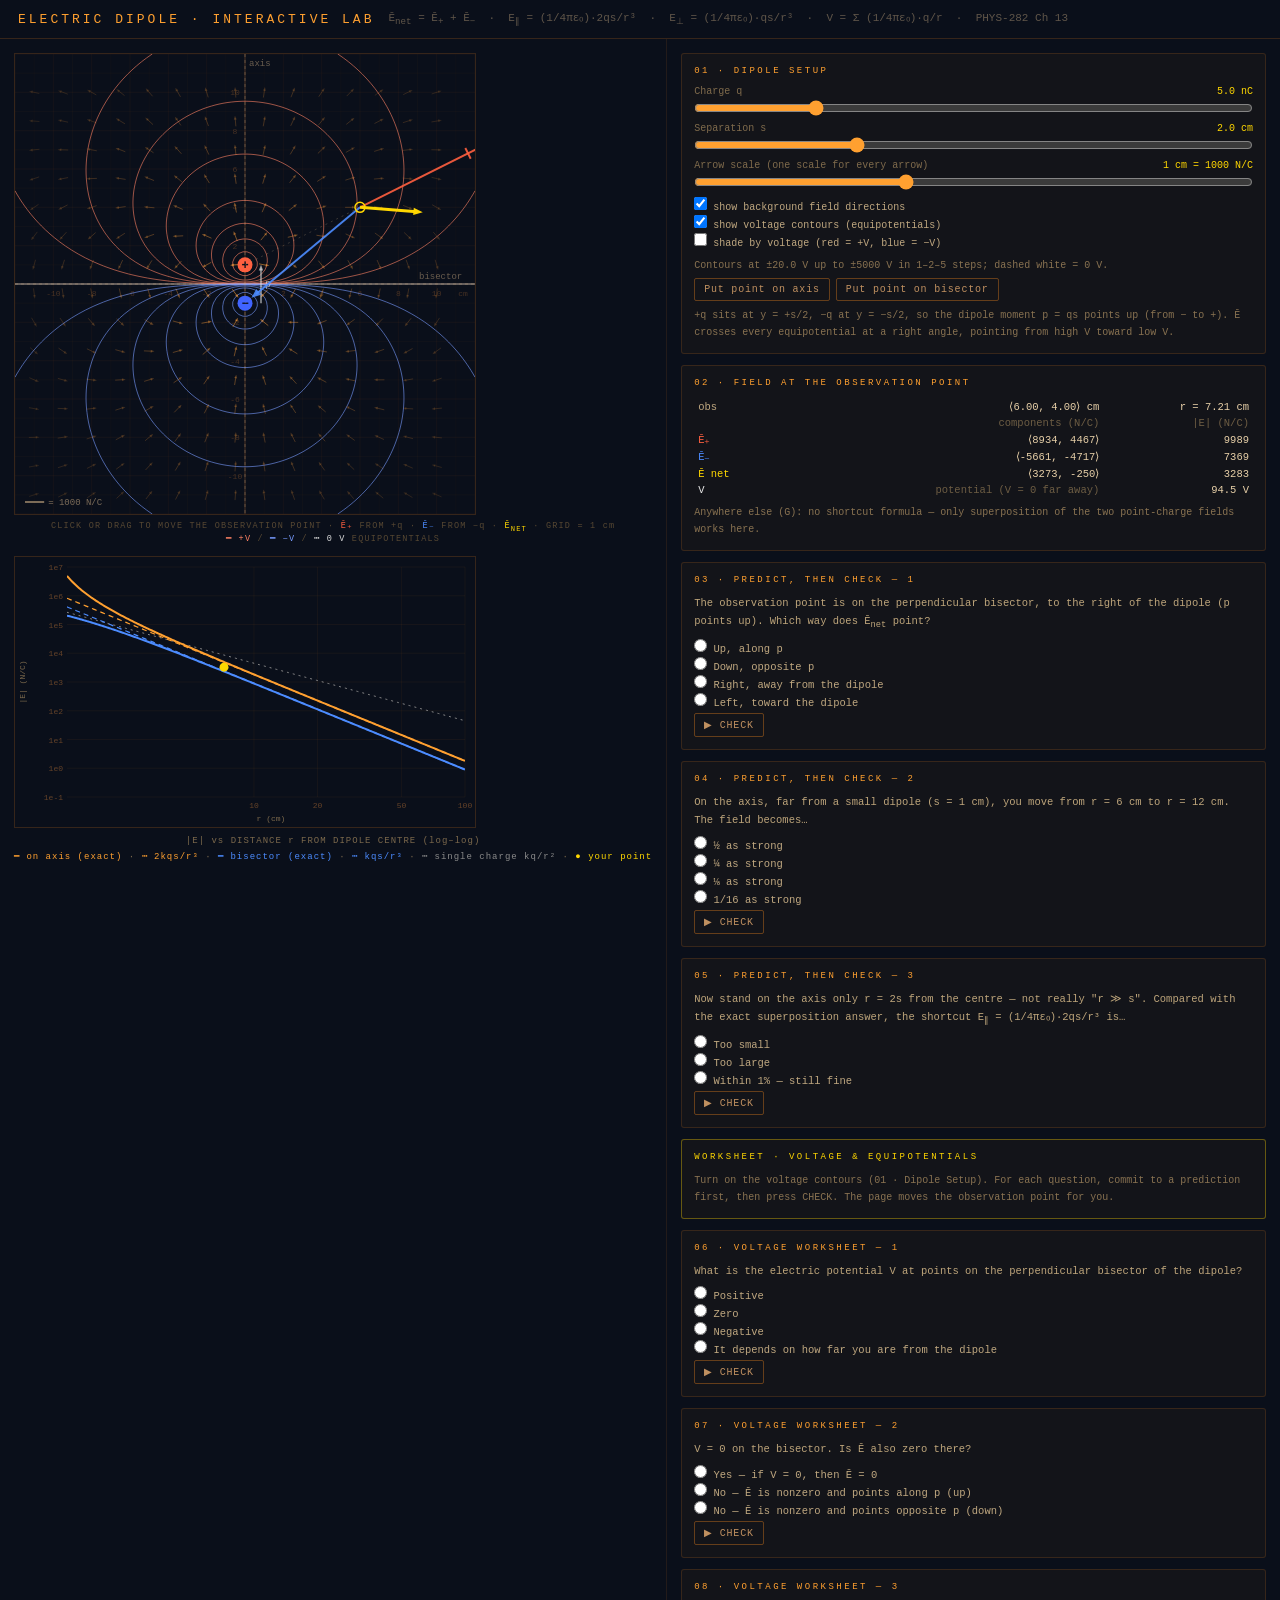
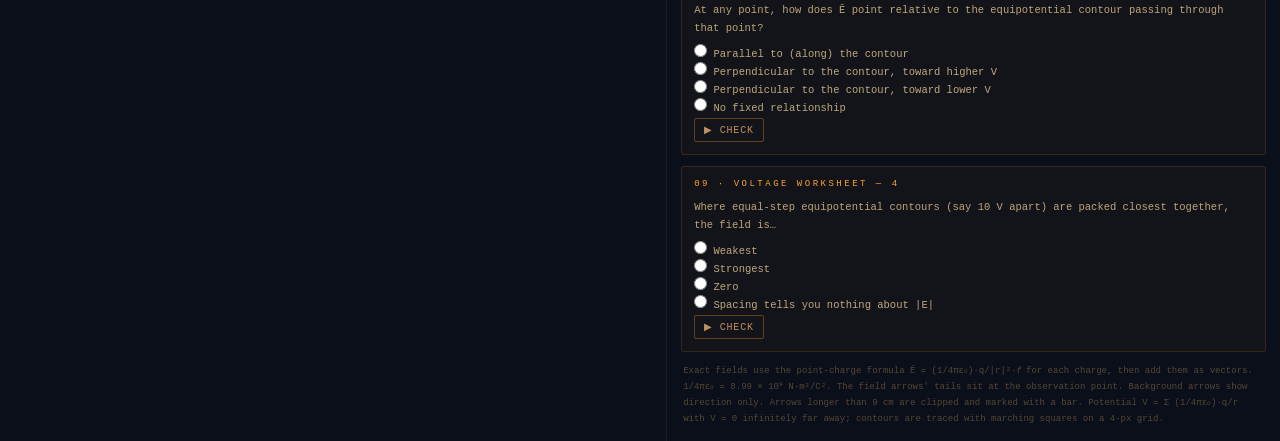
<file: dipole-lab.html>
<!DOCTYPE html>
<html lang="en">
<head>
<meta charset="UTF-8">
<meta name="viewport" content="width=device-width, initial-scale=1.0">
<title>Electric Dipole · Interactive Lab — PHYS-282</title>
<style>
  * { box-sizing: border-box; margin: 0; padding: 0; }
  body { background: #0a0f1a; color: #c0a880; font-family: 'Courier New', monospace; min-height: 100vh; }
  .bar { padding: 11px 18px; border-bottom: 1px solid rgba(255,140,30,0.18); display: flex; align-items: center; gap: 14px; flex-wrap: wrap; }
  .bar h1 { font-weight: normal; font-size: 13px; color: #ffa030; letter-spacing: 3px; text-transform: uppercase; }
  .bar span { font-size: 11px; color: rgba(200,170,130,0.45); }
  .wrap { display: flex; flex-wrap: wrap; }
  .left { padding: 14px; flex-shrink: 0; max-width: 100%; }
  .right { flex: 1; min-width: 280px; padding: 14px; display: flex; flex-direction: column; gap: 11px; border-left: 1px solid rgba(255,140,30,0.1); }
  canvas { display: block; border: 1px solid rgba(255,140,30,0.18); max-width: 100%; touch-action: none; }
  #field { cursor: crosshair; }
  .hint { margin: 5px 0 12px; font-size: 8.5px; color: rgba(180,140,80,0.45); text-align: center; letter-spacing: 1.2px; }
  .card { background: rgba(255,140,30,0.04); border: 1px solid rgba(255,140,30,0.15); border-radius: 3px; padding: 12px; }
  .sh { margin: 0 0 10px; font-size: 9px; color: #ffa030; letter-spacing: 2.5px; text-transform: uppercase; }
  .row { display: flex; justify-content: space-between; font-size: 10px; color: rgba(200,165,110,0.6); margin-bottom: 3px; }
  .row b { color: #ffd700; font-weight: normal; }
  input[type=range] { width: 100%; accent-color: #ffa030; margin-bottom: 7px; }
  button { padding: 5px 9px; font-size: 10px; font-family: 'Courier New', monospace; letter-spacing: 0.8px; background: transparent; border: 1px solid rgba(255,140,30,0.35); color: #c09060; cursor: pointer; border-radius: 2px; }
  button:hover { background: rgba(255,140,30,0.12); color: #ffa030; }
  .btns { display: flex; gap: 6px; flex-wrap: wrap; margin-top: 4px; }
  table { width: 100%; border-collapse: collapse; font-size: 10.5px; }
  td { padding: 2px 4px; }
  td.n { text-align: right; color: #e8d0a8; }
  .note { font-size: 10px; line-height: 1.7; color: rgba(200,165,110,0.65); margin-top: 6px; }
  .q { font-size: 10.5px; line-height: 1.7; color: rgba(220,190,140,0.85); margin-bottom: 6px; }
  .opts label { display: block; font-size: 10.5px; margin: 2px 0; cursor: pointer; }
  .fb { margin-top: 8px; padding: 8px 10px; font-size: 10.5px; line-height: 1.7; border-radius: 2px; display: none; }
  .fb.ok { display: block; background: rgba(255,180,48,0.08); border: 1px solid rgba(255,180,48,0.3); color: #ffd27a; }
  .fb.no { display: block; background: rgba(255,80,80,0.07); border: 1px solid rgba(255,80,80,0.3); color: #ff9a8a; }
  .legend { font-size: 9px; letter-spacing: 1px; color: rgba(200,165,110,0.6); text-align: center; margin-top: 5px; line-height: 1.8; }
  .foot { font-size: 9px; color: rgba(160,125,80,0.5); line-height: 1.8; padding: 0 2px; }
</style>
</head>
<body>
<div class="bar">
  <h1>Electric Dipole · Interactive Lab</h1>
  <span>Ē<sub>net</sub> = Ē<sub>+</sub> + Ē<sub>−</sub> &nbsp;·&nbsp; E<sub>∥</sub> = (1/4πε₀)·2qs/r³ &nbsp;·&nbsp; E<sub>⊥</sub> = (1/4πε₀)·qs/r³ &nbsp;·&nbsp; V = Σ (1/4πε₀)·q/r &nbsp;·&nbsp; PHYS-282 Ch 13</span>
</div>
<div class="wrap">
  <div class="left">
    <canvas id="field" width="460" height="460"></canvas>
    <p class="hint">CLICK OR DRAG TO MOVE THE OBSERVATION POINT ·
      <span style="color:#ff6040">Ē₊</span> FROM +q · <span style="color:#4c8cff">Ē₋</span> FROM −q · <span style="color:#ffd700">Ē<sub>NET</sub></span> · GRID = 1 cm<br><span style="color:#ff8264">━ +V</span> / <span style="color:#789bff">━ −V</span> / <span style="color:#ddd">┅ 0 V</span> EQUIPOTENTIALS</p>
    <canvas id="plot" width="460" height="270"></canvas>
    <p class="legend">|E| vs DISTANCE r FROM DIPOLE CENTRE (log–log)<br>
      <span style="color:#ffa030">━ on axis (exact)</span> · <span style="color:#ffa030">┅ 2kqs/r³</span> ·
      <span style="color:#4c8cff">━ bisector (exact)</span> · <span style="color:#4c8cff">┅ kqs/r³</span> ·
      <span style="color:#8a8a8a">┅ single charge kq/r²</span> · <span style="color:#ffd700">● your point</span></p>
  </div>
  <div class="right">
    <div class="card">
      <p class="sh">01 · Dipole Setup</p>
      <div class="row"><span>Charge q</span><b id="qv"></b></div>
      <input id="q" type="range" min="1" max="20" step="0.5" value="5">
      <div class="row"><span>Separation s</span><b id="sv"></b></div>
      <input id="s" type="range" min="0.4" max="6" step="0.1" value="2">
      <div class="row"><span>Arrow scale (one scale for every arrow)</span><b id="scv"></b></div>
      <input id="sc" type="range" min="1.5" max="5.5" step="0.05" value="3">
      <label style="font-size:10px"><input id="grid" type="checkbox" checked> show background field directions</label><br>
      <label style="font-size:10px"><input id="vcont" type="checkbox" checked> show voltage contours (equipotentials)</label><br>
      <label style="font-size:10px"><input id="vshade" type="checkbox"> shade by voltage (red = +V, blue = −V)</label>
      <p class="note" id="vlev"></p>
      <div class="btns">
        <button id="snapAxis">Put point on axis</button>
        <button id="snapBis">Put point on bisector</button>
      </div>
      <p class="note">+q sits at y = +s/2, −q at y = −s/2, so the dipole moment p = qs points up (from − to +). Ē crosses every equipotential at a right angle, pointing from high V toward low V.</p>
    </div>
    <div class="card">
      <p class="sh">02 · Field at the Observation Point</p>
      <table id="ro"></table>
      <p class="note" id="where"></p>
    </div>
    <div class="card" id="P1">
      <p class="sh">03 · Predict, then Check — 1</p>
      <p class="q">The observation point is on the perpendicular bisector, to the right of the dipole (p points up). Which way does Ē<sub>net</sub> point?</p>
      <div class="opts">
        <label><input type="radio" name="p1" value="a"> Up, along p</label>
        <label><input type="radio" name="p1" value="b"> Down, opposite p</label>
        <label><input type="radio" name="p1" value="c"> Right, away from the dipole</label>
        <label><input type="radio" name="p1" value="d"> Left, toward the dipole</label>
      </div>
      <div class="btns"><button id="c1">▶ CHECK</button></div>
      <div class="fb" id="f1"></div>
    </div>
    <div class="card" id="P2">
      <p class="sh">04 · Predict, then Check — 2</p>
      <p class="q">On the axis, far from a small dipole (s = 1 cm), you move from r = 6 cm to r = 12 cm. The field becomes…</p>
      <div class="opts">
        <label><input type="radio" name="p2" value="a"> ½ as strong</label>
        <label><input type="radio" name="p2" value="b"> ¼ as strong</label>
        <label><input type="radio" name="p2" value="c"> ⅛ as strong</label>
        <label><input type="radio" name="p2" value="d"> 1/16 as strong</label>
      </div>
      <div class="btns"><button id="c2">▶ CHECK</button></div>
      <div class="fb" id="f2"></div>
    </div>
    <div class="card" id="P3">
      <p class="sh">05 · Predict, then Check — 3</p>
      <p class="q">Now stand on the axis only r = 2s from the centre — not really "r ≫ s". Compared with the exact superposition answer, the shortcut E<sub>∥</sub> = (1/4πε₀)·2qs/r³ is…</p>
      <div class="opts">
        <label><input type="radio" name="p3" value="a"> Too small</label>
        <label><input type="radio" name="p3" value="b"> Too large</label>
        <label><input type="radio" name="p3" value="c"> Within 1% — still fine</label>
      </div>
      <div class="btns"><button id="c3">▶ CHECK</button></div>
      <div class="fb" id="f3"></div>
    </div>
    <div class="card" style="border-color:rgba(255,215,0,0.35)">
      <p class="sh" style="color:#ffd700">Worksheet · Voltage &amp; Equipotentials</p>
      <p class="note" style="margin-top:0">Turn on the voltage contours (01 · Dipole Setup). For each question, commit to a prediction first, then press CHECK. The page moves the observation point for you.</p>
    </div>
    <div class="card" id="V1">
      <p class="sh">06 · Voltage Worksheet — 1</p>
      <p class="q">What is the electric potential V at points on the perpendicular bisector of the dipole?</p>
      <div class="opts">
        <label><input type="radio" name="v1" value="a"> Positive</label>
        <label><input type="radio" name="v1" value="b"> Zero</label>
        <label><input type="radio" name="v1" value="c"> Negative</label>
        <label><input type="radio" name="v1" value="d"> It depends on how far you are from the dipole</label>
      </div>
      <div class="btns"><button id="cv1">▶ CHECK</button></div>
      <div class="fb" id="fv1"></div>
    </div>
    <div class="card" id="V2">
      <p class="sh">07 · Voltage Worksheet — 2</p>
      <p class="q">V = 0 on the bisector. Is Ē also zero there?</p>
      <div class="opts">
        <label><input type="radio" name="v2" value="a"> Yes — if V = 0, then Ē = 0</label>
        <label><input type="radio" name="v2" value="b"> No — Ē is nonzero and points along p (up)</label>
        <label><input type="radio" name="v2" value="c"> No — Ē is nonzero and points opposite p (down)</label>
      </div>
      <div class="btns"><button id="cv2">▶ CHECK</button></div>
      <div class="fb" id="fv2"></div>
    </div>
    <div class="card" id="V3">
      <p class="sh">08 · Voltage Worksheet — 3</p>
      <p class="q">At any point, how does Ē point relative to the equipotential contour passing through that point?</p>
      <div class="opts">
        <label><input type="radio" name="v3" value="a"> Parallel to (along) the contour</label>
        <label><input type="radio" name="v3" value="b"> Perpendicular to the contour, toward higher V</label>
        <label><input type="radio" name="v3" value="c"> Perpendicular to the contour, toward lower V</label>
        <label><input type="radio" name="v3" value="d"> No fixed relationship</label>
      </div>
      <div class="btns"><button id="cv3">▶ CHECK</button></div>
      <div class="fb" id="fv3"></div>
    </div>
    <div class="card" id="V4">
      <p class="sh">09 · Voltage Worksheet — 4</p>
      <p class="q">Where equal-step equipotential contours (say 10 V apart) are packed closest together, the field is…</p>
      <div class="opts">
        <label><input type="radio" name="v4" value="a"> Weakest</label>
        <label><input type="radio" name="v4" value="b"> Strongest</label>
        <label><input type="radio" name="v4" value="c"> Zero</label>
        <label><input type="radio" name="v4" value="d"> Spacing tells you nothing about |E|</label>
      </div>
      <div class="btns"><button id="cv4">▶ CHECK</button></div>
      <div class="fb" id="fv4"></div>
    </div>
    <div class="foot">Exact fields use the point-charge formula Ē = (1/4πε₀)·q/|r|²·r̂ for each charge, then add them as vectors. 1/4πε₀ = 8.99 × 10⁹ N·m²/C². The field arrows' tails sit at the observation point. Background arrows show direction only. Arrows longer than 9 cm are clipped and marked with a bar. Potential V = Σ (1/4πε₀)·q/r with V = 0 infinitely far away; contours are traced with marching squares on a 4-px grid.</div>
  </div>
</div>

<script>
"use strict";
// ── Constants & geometry ─────────────────────────────────────────────────────
const K = 8.99e9;                    // 1/(4πε0), N·m²/C²
const W = 460, H = 460, SPAN = 24;   // field view is ±12 cm
const SC = W / SPAN;                 // px per cm
const OX = W / 2, OY = H / 2;
const MAXLEN_CM = 9;

const state = { q: 5, s: 2, logScale: 3, grid: true, contours: true, shade: false, ox: 6, oy: 4 };

const $ = id => document.getElementById(id);
const tC = (x, y) => [OX + x * SC, OY - y * SC];
const tP = (cx, cy) => [(cx - OX) / SC, (OY - cy) / SC];

// ── Physics (positions in cm, q in nC, results in N/C) ───────────────────────
function charges() {
  return [{ x: 0, y: state.s / 2, q: +state.q }, { x: 0, y: -state.s / 2, q: -state.q }];
}
function pointField(c, px, py) {
  const dx = (px - c.x) / 100, dy = (py - c.y) / 100;    // r = obs − source, metres
  const r = Math.hypot(dx, dy);
  if (r < 1e-4) return null;
  const f = K * c.q * 1e-9 / (r * r * r);                // k q / r² · r̂  =  k q r⃗ / r³
  return [f * dx, f * dy];
}
function netField(px, py) {
  const parts = charges().map(c => pointField(c, px, py));
  if (parts.some(p => p === null)) return null;
  return { plus: parts[0], minus: parts[1], net: [parts[0][0] + parts[1][0], parts[0][1] + parts[1][1]] };
}
const p_Cm = () => state.q * 1e-9 * state.s / 100;      // dipole moment, C·m
const axisExact = r => { const a = state.s / 200, R = r / 100; return K * state.q * 1e-9 * (1 / ((R - a) ** 2) - 1 / ((R + a) ** 2)); };
const bisExact  = r => { const a = state.s / 200, R = r / 100; return K * state.q * 1e-9 * 2 * a / Math.pow(R * R + a * a, 1.5); };
const axisApprox = r => 2 * K * p_Cm() / ((r / 100) ** 3);
const bisApprox  = r => K * p_Cm() / ((r / 100) ** 3);
const single     = r => K * state.q * 1e-9 / ((r / 100) ** 2);

// ── Electric potential (volts, V = 0 infinitely far away) ────────────────────
function potential(px, py) {
  let V = 0;
  for (const c of charges()) {
    const r = Math.hypot(px - c.x, py - c.y) / 100;          // metres
    V += K * c.q * 1e-9 / Math.max(r, 1e-4);                   // V = Σ (1/4πε0) q / r
  }
  return V;
}
const vRef = () => Math.abs(potential(0, state.s / 2 + 0.6)); // |V| 0.6 cm outside +q
function niceLevels() {                                        // 1–2–5 steps, positive side
  const top = vRef(), out = [];
  for (let e = -3; e <= 9; e++) for (const m of [1, 2, 5]) {
    const v = m * 10 ** e;
    if (v <= top && v >= top / 400) out.push(v);
  }
  return out;
}
function drawShade(ctx) {
  const B = 4, top = vRef(), lo = top / 400, span = Math.log10(top / lo);
  for (let cy = 0; cy < H; cy += B) for (let cx = 0; cx < W; cx += B) {
    const [x, y] = tP(cx + B / 2, cy + B / 2), V = potential(x, y), a = Math.abs(V);
    if (a < lo) continue;
    const t = Math.min(1, Math.log10(a / lo) / span), al = (0.04 + 0.32 * t).toFixed(3);
    ctx.fillStyle = V > 0 ? `rgba(255,96,64,${al})` : `rgba(64,100,255,${al})`;
    ctx.fillRect(cx, cy, B, B);
  }
}
function drawContours(ctx) {
  // Marching squares on a 4-px grid
  const G = 4, N = Math.floor(W / G);
  const vals = [];
  for (let j = 0; j <= N; j++) {
    const row = [];
    for (let i = 0; i <= N; i++) { const [x, y] = tP(i * G, j * G); row.push(potential(x, y)); }
    vals.push(row);
  }
  const pos = niceLevels(), levels = [0, ...pos, ...pos.map(v => -v)];
  const differ = (u, v) => (u > 0) === (v <= 0);
  ctx.lineWidth = 1;
  for (const L of levels) {
    ctx.strokeStyle = L > 0 ? "rgba(255,130,100,0.6)" : (L < 0 ? "rgba(120,155,255,0.6)" : "rgba(235,235,235,0.6)");
    ctx.setLineDash(L === 0 ? [4, 3] : []);
    ctx.beginPath();
    for (let j = 0; j < N; j++) for (let i = 0; i < N; i++) {
      const a = vals[j][i] - L, b = vals[j][i + 1] - L, c = vals[j + 1][i + 1] - L, d = vals[j + 1][i] - L;
      const pts = [];
      if (differ(a, b)) pts.push([i + a / (a - b), j]);
      if (differ(b, c)) pts.push([i + 1, j + b / (b - c)]);
      if (differ(c, d)) pts.push([i + 1 - c / (c - d), j + 1]);
      if (differ(d, a)) pts.push([i, j + 1 - d / (d - a)]);
      for (let k = 0; k + 1 < pts.length; k += 2) {
        ctx.moveTo(pts[k][0] * G, pts[k][1] * G);
        ctx.lineTo(pts[k + 1][0] * G, pts[k + 1][1] * G);
      }
    }
    ctx.stroke();
  }
  ctx.setLineDash([]);
}

// ── Formatting ───────────────────────────────────────────────────────────────
function sci(v, d = 2) {
  if (!isFinite(v)) return "—";
  if (v === 0) return "0";
  const e = Math.floor(Math.log10(Math.abs(v)));
  if (e >= -1 && e <= 3) return v.toFixed(Math.max(0, d - e));
  const m = v / 10 ** e;
  return m.toFixed(d) + "×10" + String(e).split("").map(ch => "⁰¹²³⁴⁵⁶⁷⁸⁹"["0123456789".indexOf(ch)] || "⁻").join("");
}
const nPerCm = () => 10 ** state.logScale;               // N/C represented by 1 cm of arrow

// ── Field canvas ─────────────────────────────────────────────────────────────
const fcv = $("field"), fctx = fcv.getContext("2d");

function arrow(ctx, x0, y0, x1, y1, color, width, head = 8) {
  const ang = Math.atan2(y1 - y0, x1 - x0), len = Math.hypot(x1 - x0, y1 - y0);
  if (len < 0.5) return;
  const h = Math.min(head, len * 0.5);
  ctx.strokeStyle = color; ctx.fillStyle = color; ctx.lineWidth = width;
  ctx.beginPath(); ctx.moveTo(x0, y0); ctx.lineTo(x1 - h * 0.6 * Math.cos(ang), y1 - h * 0.6 * Math.sin(ang)); ctx.stroke();
  ctx.beginPath(); ctx.moveTo(x1, y1);
  ctx.lineTo(x1 - h * Math.cos(ang - 0.38), y1 - h * Math.sin(ang - 0.38));
  ctx.lineTo(x1 - h * Math.cos(ang + 0.38), y1 - h * Math.sin(ang + 0.38));
  ctx.closePath(); ctx.fill();
}
function fieldArrow(ctx, E, color, width) {
  // Tail at the observation point; length = |E| on one shared scale.
  const mag = Math.hypot(E[0], E[1]);
  let Lcm = mag / nPerCm(), clipped = false;
  if (Lcm > MAXLEN_CM) { Lcm = MAXLEN_CM; clipped = true; }
  const [x0, y0] = tC(state.ox, state.oy);
  const ux = E[0] / mag, uy = E[1] / mag;
  const x1 = x0 + ux * Lcm * SC, y1 = y0 - uy * Lcm * SC;
  arrow(ctx, x0, y0, x1, y1, color, width, 10);
  if (clipped) {                                         // bar across the shaft = "clipped"
    const mx = x0 + ux * Lcm * SC * 0.7, my = y0 - uy * Lcm * SC * 0.7;
    ctx.strokeStyle = color; ctx.lineWidth = 2;
    ctx.beginPath(); ctx.moveTo(mx - uy * 6, my - ux * 6); ctx.lineTo(mx + uy * 6, my + ux * 6); ctx.stroke();
  }
}

function drawField() {
  const ctx = fctx;
  ctx.fillStyle = "#0a0f1a"; ctx.fillRect(0, 0, W, H);
  if (state.shade) drawShade(ctx);
  for (let g = -12; g <= 12; g++) {
    const [gx] = tC(g, 0), [, gy] = tC(0, g);
    ctx.lineWidth = g === 0 ? 1 : 0.5;
    ctx.strokeStyle = g === 0 ? "rgba(160,100,50,0.45)" : (g % 2 ? "rgba(130,75,30,0.10)" : "rgba(130,75,30,0.2)");
    ctx.beginPath(); ctx.moveTo(gx, 0); ctx.lineTo(gx, H); ctx.stroke();
    ctx.beginPath(); ctx.moveTo(0, gy); ctx.lineTo(W, gy); ctx.stroke();
  }
  ctx.font = "8px 'Courier New'"; ctx.fillStyle = "rgba(160,100,50,0.4)"; ctx.textAlign = "center";
  for (let g = -10; g <= 10; g += 2) { if (!g) continue; const [gx] = tC(g, 0); ctx.fillText(g, gx, OY + 12); const [, gy] = tC(0, g); ctx.fillText(g, OX - 10, gy + 3); }
  ctx.fillText("cm", W - 12, OY + 12);

  if (state.contours) drawContours(ctx);

  // Background field: direction only, brightness ~ log|E|
  if (state.grid) {
    const pts = [];
    for (let x = -11; x <= 11; x += 1.5) for (let y = -11; y <= 11; y += 1.5) {
      const f = netField(x, y); if (!f) continue;
      const m = Math.hypot(f.net[0], f.net[1]); if (!m) continue;
      pts.push([x, y, f.net[0] / m, f.net[1] / m, Math.log10(m)]);
    }
    const lo = Math.min(...pts.map(p => p[4])), hi = Math.max(...pts.map(p => p[4]));
    for (const [x, y, ux, uy, lm] of pts) {
      const a = 0.12 + 0.5 * (lm - lo) / ((hi - lo) || 1);
      const [cx, cy] = tC(x, y), L = 0.55 * SC;
      arrow(ctx, cx - ux * L / 2, cy + uy * L / 2, cx + ux * L / 2, cy - uy * L / 2, `rgba(255,160,60,${a.toFixed(2)})`, 1, 4);
    }
  }

  // Dipole moment arrow and charges
  const [, ytop] = tC(0, state.s / 2), [, ybot] = tC(0, -state.s / 2);
  ctx.setLineDash([3, 3]); ctx.strokeStyle = "rgba(200,170,130,0.35)"; ctx.lineWidth = 1;
  ctx.beginPath(); ctx.moveTo(OX, 0); ctx.lineTo(OX, H); ctx.moveTo(0, OY); ctx.lineTo(W, OY); ctx.stroke(); ctx.setLineDash([]);
  ctx.font = "9px 'Courier New'"; ctx.fillStyle = "rgba(200,170,130,0.5)"; ctx.textAlign = "left";
  ctx.fillText("axis", OX + 4, 12); ctx.fillText("bisector", W - 56, OY - 5);
  for (const c of charges()) {
    const [cx, cy] = tC(c.x, c.y), pos = c.q > 0;
    const rad = 6 + Math.min(6, Math.abs(c.q) * 0.3);
    ctx.fillStyle = pos ? "#ff6040" : "#4064ff";
    ctx.beginPath(); ctx.arc(cx, cy, rad, 0, 2 * Math.PI); ctx.fill();
    ctx.fillStyle = "#0a0f1a"; ctx.font = "bold 12px 'Courier New'"; ctx.textAlign = "center";
    ctx.fillText(pos ? "+" : "−", cx, cy + 4);
  }
  if (Math.abs(ytop - ybot) > 26) arrow(ctx, OX + 16, ybot, OX + 16, ytop, "rgba(220,220,220,0.7)", 1.5, 6);
  ctx.fillStyle = "rgba(220,220,220,0.75)"; ctx.font = "10px 'Courier New'"; ctx.textAlign = "left";
  ctx.fillText("p", OX + 20, (ytop + ybot) / 2 + 3);

  // Field vectors at the observation point
  const f = netField(state.ox, state.oy);
  const [ox, oy] = tC(state.ox, state.oy);
  if (f) {
    ctx.setLineDash([2, 4]); ctx.strokeStyle = "rgba(200,170,130,0.25)"; ctx.lineWidth = 1;
    for (const c of charges()) { const [cx, cy] = tC(c.x, c.y); ctx.beginPath(); ctx.moveTo(cx, cy); ctx.lineTo(ox, oy); ctx.stroke(); }
    ctx.setLineDash([]);
    fieldArrow(ctx, f.plus, "rgba(255,96,64,0.9)", 2);
    fieldArrow(ctx, f.minus, "rgba(76,140,255,0.9)", 2);
    fieldArrow(ctx, f.net, "#ffd700", 3);
  }
  ctx.strokeStyle = "#ffd700"; ctx.lineWidth = 1.5;
  ctx.beginPath(); ctx.arc(ox, oy, 5, 0, 2 * Math.PI); ctx.stroke();
  // Scale bar
  ctx.fillStyle = "rgba(200,170,130,0.6)"; ctx.font = "9px 'Courier New'"; ctx.textAlign = "left";
  ctx.strokeStyle = "rgba(200,170,130,0.6)"; ctx.lineWidth = 2;
  ctx.beginPath(); ctx.moveTo(10, H - 12); ctx.lineTo(10 + SC, H - 12); ctx.stroke();
  ctx.fillText("= " + sci(nPerCm()) + " N/C", 14 + SC, H - 9);
}

// ── Plot canvas ──────────────────────────────────────────────────────────────
const pcv = $("plot"), pctx = pcv.getContext("2d");
function drawPlot() {
  const ctx = pctx, PW = pcv.width, PH = pcv.height, L = 52, R = 10, T = 10, B = 30;
  ctx.fillStyle = "#0a0f1a"; ctx.fillRect(0, 0, PW, PH);
  const rmin = Math.max(0.65 * state.s, 0.3), rmax = 100;
  const lx0 = Math.log10(rmin), lx1 = Math.log10(rmax);
  const fns = [axisExact, axisApprox, bisExact, bisApprox, single];
  let lo = Infinity, hi = -Infinity;
  for (let i = 0; i <= 200; i++) {
    const r = 10 ** (lx0 + (lx1 - lx0) * i / 200);
    for (const fn of fns) { const v = fn(r); if (v > 0 && isFinite(v)) { lo = Math.min(lo, v); hi = Math.max(hi, v); } }
  }
  const ly1 = Math.ceil(Math.log10(hi)), ly0 = Math.max(Math.floor(Math.log10(lo)), ly1 - 9);
  const X = r => L + (Math.log10(r) - lx0) / (lx1 - lx0) * (PW - L - R);
  const Y = v => T + (ly1 - Math.log10(v)) / (ly1 - ly0) * (PH - T - B);

  ctx.font = "8px 'Courier New'"; ctx.fillStyle = "rgba(160,100,50,0.6)";
  ctx.strokeStyle = "rgba(130,75,30,0.22)"; ctx.lineWidth = 0.5;
  for (let e = Math.ceil(lx0); e <= lx1; e++) for (const m of [1, 2, 5]) {
    const r = m * 10 ** e; if (r < rmin || r > rmax) continue;
    ctx.beginPath(); ctx.moveTo(X(r), T); ctx.lineTo(X(r), PH - B); ctx.stroke();
    ctx.textAlign = "center"; ctx.fillText(String(+r.toPrecision(2)), X(r), PH - B + 11);
  }
  if (rmin < 1) { ctx.textAlign = "center"; ctx.fillText(rmin.toFixed(1), X(rmin), PH - B + 11); }
  for (let e = ly0; e <= ly1; e++) {
    ctx.beginPath(); ctx.moveTo(L, Y(10 ** e)); ctx.lineTo(PW - R, Y(10 ** e)); ctx.stroke();
    ctx.textAlign = "right"; ctx.fillText("1e" + e, L - 4, Y(10 ** e) + 3);
  }
  ctx.textAlign = "center"; ctx.fillStyle = "rgba(200,165,110,0.6)";
  ctx.fillText("r (cm)", (L + PW) / 2, PH - 6);
  ctx.save(); ctx.translate(10, (T + PH - B) / 2); ctx.rotate(-Math.PI / 2); ctx.fillText("|E| (N/C)", 0, 0); ctx.restore();

  ctx.save(); ctx.beginPath(); ctx.rect(L, T, PW - L - R, PH - T - B); ctx.clip();
  const curve = (fn, color, dash, w) => {
    ctx.strokeStyle = color; ctx.setLineDash(dash); ctx.lineWidth = w; ctx.beginPath();
    let started = false;
    for (let i = 0; i <= 300; i++) {
      const r = 10 ** (lx0 + (lx1 - lx0) * i / 300), v = fn(r);
      if (!(v > 0) || !isFinite(v)) { started = false; continue; }
      const px = X(r), py = Math.max(-1000, Math.min(1000, Y(v)));
      if (!started) { ctx.moveTo(px, py); started = true; } else ctx.lineTo(px, py);
    }
    ctx.stroke(); ctx.setLineDash([]);
  };
  curve(single, "#8a8a8a", [2, 4], 1);
  curve(bisApprox, "#4c8cff", [5, 4], 1.2);
  curve(axisApprox, "#ffa030", [5, 4], 1.2);
  curve(bisExact, "#4c8cff", [], 2);
  curve(axisExact, "#ffa030", [], 2);
  const f = netField(state.ox, state.oy), r = Math.hypot(state.ox, state.oy);
  if (f && r > 0) {
    const m = Math.hypot(f.net[0], f.net[1]);
    if (m > 0 && r >= rmin) { ctx.fillStyle = "#ffd700"; ctx.beginPath(); ctx.arc(X(r), Y(m), 4.5, 0, 2 * Math.PI); ctx.fill(); }
  }
  ctx.restore();
}

// ── Readout ──────────────────────────────────────────────────────────────────
function classify() {
  const tol = 0.12;
  if (Math.abs(state.ox) < tol && Math.abs(state.oy) > state.s / 2 + 0.05) return "axis";
  if (Math.abs(state.oy) < tol) return "bisector";
  return "other";
}
function updateReadout() {
  $("qv").textContent = state.q.toFixed(1) + " nC";
  $("sv").textContent = state.s.toFixed(1) + " cm";
  $("scv").textContent = "1 cm = " + sci(nPerCm()) + " N/C";
  { const lv = niceLevels(); $("vlev").textContent = `Contours at ±${sci(lv[0])} V up to ±${sci(lv[lv.length - 1])} V in 1–2–5 steps; dashed white = 0 V.`; }
  const f = netField(state.ox, state.oy), r = Math.hypot(state.ox, state.oy);
  const ro = $("ro");
  if (!f) { ro.innerHTML = "<tr><td>Observation point is on a charge — move it.</td></tr>"; $("where").textContent = ""; return; }
  const row = (lbl, E, col) => `<tr><td style="color:${col}">${lbl}</td><td class="n">⟨${sci(E[0])}, ${sci(E[1])}⟩</td><td class="n">${sci(Math.hypot(E[0], E[1]))}</td></tr>`;
  ro.innerHTML =
    `<tr><td>obs</td><td class="n">⟨${state.ox.toFixed(2)}, ${state.oy.toFixed(2)}⟩ cm</td><td class="n">r = ${r.toFixed(2)} cm</td></tr>` +
    `<tr><td></td><td class="n" style="color:rgba(200,165,110,0.5)">components (N/C)</td><td class="n" style="color:rgba(200,165,110,0.5)">|E| (N/C)</td></tr>` +
    row("Ē₊", f.plus, "#ff6040") + row("Ē₋", f.minus, "#4c8cff") + row("Ē net", f.net, "#ffd700") +
    `<tr><td style="color:#e8e8e8">V</td><td class="n" style="color:rgba(200,165,110,0.5)">potential (V = 0 far away)</td><td class="n">${sci(potential(state.ox, state.oy))} V</td></tr>`;
  const where = classify(), mag = Math.hypot(f.net[0], f.net[1]);
  let txt;
  if (where === "axis") {
    const ap = axisApprox(Math.abs(state.oy)), d = (ap - mag) / mag * 100;
    txt = `On the AXIS (A). Shortcut 2kqs/r³ = ${sci(ap)} N/C vs exact ${sci(mag)} N/C → shortcut is ${Math.abs(d).toFixed(1)}% ${d < 0 ? "low" : "high"}. r/s = ${(r / state.s).toFixed(1)}. Ē points ${f.net[1] > 0 ? "along" : "against"} p.`;
  } else if (where === "bisector") {
    const ap = bisApprox(Math.abs(state.ox)), d = (ap - mag) / mag * 100;
    txt = `On the PERPENDICULAR BISECTOR (B). Shortcut kqs/r³ = ${sci(ap)} N/C vs exact ${sci(mag)} N/C → shortcut is ${Math.abs(d).toFixed(1)}% ${d < 0 ? "low" : "high"}. r/s = ${(r / state.s).toFixed(1)}. Ē points ${f.net[1] < 0 ? "opposite" : "along"} p. V = 0 all along the bisector — it is an equipotential (dashed white line).`;
  } else {
    txt = "Anywhere else (G): no shortcut formula — only superposition of the two point-charge fields works here.";
  }
  $("where").textContent = txt;
}

function redraw() { updateReadout(); drawField(); drawPlot(); }
function syncInputs() { $("q").value = state.q; $("s").value = state.s; $("sc").value = state.logScale; $("grid").checked = state.grid; $("vcont").checked = state.contours; $("vshade").checked = state.shade; }

// ── Controls ─────────────────────────────────────────────────────────────────
$("q").addEventListener("input", e => { state.q = +e.target.value; redraw(); });
$("s").addEventListener("input", e => { state.s = +e.target.value; redraw(); });
$("sc").addEventListener("input", e => { state.logScale = +e.target.value; redraw(); });
$("grid").addEventListener("change", e => { state.grid = e.target.checked; redraw(); });
$("vcont").addEventListener("change", e => { state.contours = e.target.checked; redraw(); });
$("vshade").addEventListener("change", e => { state.shade = e.target.checked; redraw(); });
$("snapAxis").addEventListener("click", () => { const r = Math.max(Math.hypot(state.ox, state.oy), state.s); state.ox = 0; state.oy = Math.min(r, 11); redraw(); });
$("snapBis").addEventListener("click", () => { const r = Math.max(Math.hypot(state.ox, state.oy), 0.5); state.oy = 0; state.ox = Math.min(r, 11); redraw(); });

let dragging = false;
function setFromEvent(e) {
  const rect = fcv.getBoundingClientRect(), src = (e.touches && e.touches[0]) || e;
  const cx = (src.clientX - rect.left) * (W / rect.width), cy = (src.clientY - rect.top) * (H / rect.height);
  let [x, y] = tP(cx, cy);
  x = Math.max(-11.8, Math.min(11.8, x)); y = Math.max(-11.8, Math.min(11.8, y));
  if (Math.abs(x) < 0.15) x = 0;                  // gentle snap onto the axis / bisector
  if (Math.abs(y) < 0.15) y = 0;
  state.ox = Math.round(x * 100) / 100; state.oy = Math.round(y * 100) / 100;
  redraw();
}
fcv.addEventListener("pointerdown", e => { dragging = true; fcv.setPointerCapture && fcv.setPointerCapture(e.pointerId); setFromEvent(e); });
fcv.addEventListener("pointermove", e => { if (dragging) setFromEvent(e); });
window.addEventListener("pointerup", () => { dragging = false; });

// ── Predict, then check ──────────────────────────────────────────────────────
function picked(name) { const el = document.querySelector(`input[name=${name}]:checked`); return el ? el.value : null; }
function feedback(id, ok, html) { const fb = $(id); fb.className = "fb " + (ok ? "ok" : "no"); fb.innerHTML = html; }

$("c1").addEventListener("click", () => {
  const ans = picked("p1");
  if (!ans) return feedback("f1", false, "Make a prediction first.");
  state.ox = 7; state.oy = 0; redraw();
  const f = netField(7, 0);
  feedback("f1", ans === "b",
    (ans === "b" ? "✓ Right. " : "✗ Not quite. ") +
    `Look at the arrows at x = 7 cm: Ē₊ points away from +q (right and down), Ē₋ points toward −q (left and down). ` +
    `The horizontal parts cancel and the vertical parts add, so Ē<sub>net</sub> = ⟨${sci(f.net[0])}, ${sci(f.net[1])}⟩ N/C — straight <b>down, opposite p</b>.`);
});

$("c2").addEventListener("click", () => {
  const ans = picked("p2");
  if (!ans) return feedback("f2", false, "Make a prediction first.");
  state.s = 1; syncInputs();
  const e6 = axisExact(6), e12 = axisExact(12), ratio = e12 / e6;
  state.ox = 0; state.oy = 12; redraw();
  feedback("f2", ans === "c",
    (ans === "c" ? "✓ Right. " : "✗ Not quite. ") +
    `Exact: |E|(6 cm) = ${sci(e6)} N/C, |E|(12 cm) = ${sci(e12)} N/C, ratio = ${ratio.toFixed(3)} ≈ 1/${(1 / ratio).toFixed(1)}. ` +
    `A dipole field falls off as <b>1/r³</b>, so doubling r gives (½)³ = ⅛. A single charge would only drop to ¼ (the grey dotted line on the plot has a shallower slope).`);
});

$("c3").addEventListener("click", () => {
  const ans = picked("p3");
  if (!ans) return feedback("f3", false, "Make a prediction first.");
  const r = 2 * state.s; state.ox = 0; state.oy = Math.min(r, 11.8); redraw();
  const ex = axisExact(state.oy), ap = axisApprox(state.oy), d = (ap - ex) / ex * 100;
  feedback("f3", ans === "a",
    (ans === "a" ? "✓ Right. " : "✗ Not quite. ") +
    `At r = ${state.oy.toFixed(1)} cm (s = ${state.s.toFixed(1)} cm): exact = ${sci(ex)} N/C, shortcut = ${sci(ap)} N/C, so the shortcut is <b>${Math.abs(d).toFixed(1)}% too small</b>. ` +
    `The nearer charge's 1/r² term grows faster than the far charge's shrinks. On the plot, the solid and dashed orange lines only merge once r ≫ s — drag the point outward and watch the % gap shrink.`);
});

// ── Voltage worksheet ────────────────────────────────────────────────────────
function moveTo(x, y) { state.contours = true; syncInputs(); state.ox = x; state.oy = y; redraw(); }
const fmtV = v => (Math.abs(v) < 1e-6 ? "0" : sci(v)) + " V";

$("cv1").addEventListener("click", () => {
  const ans = picked("v1");
  if (ans === null) return feedback("fv1", false, "Make a prediction first.");
  moveTo(7, 0);
  const vs = [2, 7, 11].map(x => `V(${x} cm) = ${fmtV(potential(x, 0))}`).join(", ");
  feedback("fv1", ans === "b",
    (ans === "b" ? "✓ Right. " : "✗ Not quite. ") +
    `${vs}. Every point on the bisector is the same distance from +q and −q, so kq/r and k(−q)/r cancel exactly: <b>V = 0</b> at any distance. That is why the bisector is the dashed white 0 V contour.`);
});

$("cv2").addEventListener("click", () => {
  const ans = picked("v2");
  if (ans === null) return feedback("fv2", false, "Make a prediction first.");
  moveTo(4, 0);
  const f = netField(4, 0);
  feedback("fv2", ans === "c",
    (ans === "c" ? "✓ Right. " : "✗ Not quite. ") +
    `At x = 4 cm: V = ${fmtV(potential(4, 0))} but Ē = ⟨${sci(f.net[0])}, ${sci(f.net[1])}⟩ N/C — <b>nonzero, pointing down</b>. ` +
    `Ē depends on how V <i>changes</i> from place to place (E<sub>y</sub> = −ΔV/Δy), not on the value of V. V stays 0 as you slide along the bisector, but it rises above it (toward +q) and falls below it, so Ē points down.`);
});

$("cv3").addEventListener("click", () => {
  const ans = picked("v3");
  if (ans === null) return feedback("fv3", false, "Make a prediction first.");
  const x = 4.5, y = 3; moveTo(x, y);
  const d = 1e-3;                                                  // cm
  const gx = (potential(x + d, y) - potential(x - d, y)) / (2 * d);
  const gy = (potential(x, y + d) - potential(x, y - d)) / (2 * d);
  const tx = -gy, ty = gx, tm = Math.hypot(tx, ty);                // contour tangent
  const E = netField(x, y).net, Em = Math.hypot(E[0], E[1]);
  const ang = Math.acos(Math.min(1, Math.abs(E[0] * tx + E[1] * ty) / (Em * tm))) * 180 / Math.PI;
  const step = 0.5, V0 = potential(x, y), V1 = potential(x + step * E[0] / Em, y + step * E[1] / Em);
  feedback("fv3", ans === "c",
    (ans === "c" ? "✓ Right. " : "✗ Not quite. ") +
    `At ⟨${x}, ${y}⟩ cm the angle between Ē and the contour is <b>${ang.toFixed(1)}°</b>. Stepping 0.5 cm along Ē takes V from ${fmtV(V0)} to ${fmtV(V1)} — <b>downhill</b>. ` +
    `Moving along a contour does no work (ΔV = 0), so Ē can have no component along it; Ē always points from high V toward low V.`);
});

$("cv4").addEventListener("click", () => {
  const ans = picked("v4");
  if (ans === null) return feedback("fv4", false, "Make a prediction first.");
  const yn = Math.min(state.s / 2 + 1, 11.8), yf = Math.min(state.s / 2 + 7, 11.8);
  moveTo(0, yn);
  const En = Math.hypot(...netField(0, yn).net), Ef = Math.hypot(...netField(0, yf).net);
  const gap = E => (10 / E) * 1000;                                // mm between contours 10 V apart
  feedback("fv4", ans === "b",
    (ans === "b" ? "✓ Right. " : "✗ Not quite. ") +
    `Near the dipole (y = ${yn.toFixed(1)} cm): |E| = ${sci(En)} N/C, so 10 V contours are ${sci(gap(En))} mm apart. ` +
    `Farther out (y = ${yf.toFixed(1)} cm): |E| = ${sci(Ef)} N/C, ${sci(gap(Ef))} mm apart. Since |E| ≈ |ΔV|/Δd, <b>tightly packed contours mean a strong field</b>; widely spaced contours mean a weak one.`);
});

syncInputs();
redraw();
</script>
</body>
</html>
</file>
<file: style.css>
body {
    font-family: Arial, sans-serif;
    max-width: 900px;
    margin: auto;
    padding: 20px;
    line-height: 1.6;
}

header {
    text-align: center;
    margin-bottom: 30px;
}

nav {
    text-align: center;
    margin-bottom: 30px;
}

nav a {
    margin: 0 15px;
    text-decoration: none;
}

section {
    margin-bottom: 40px;
}
</file>
